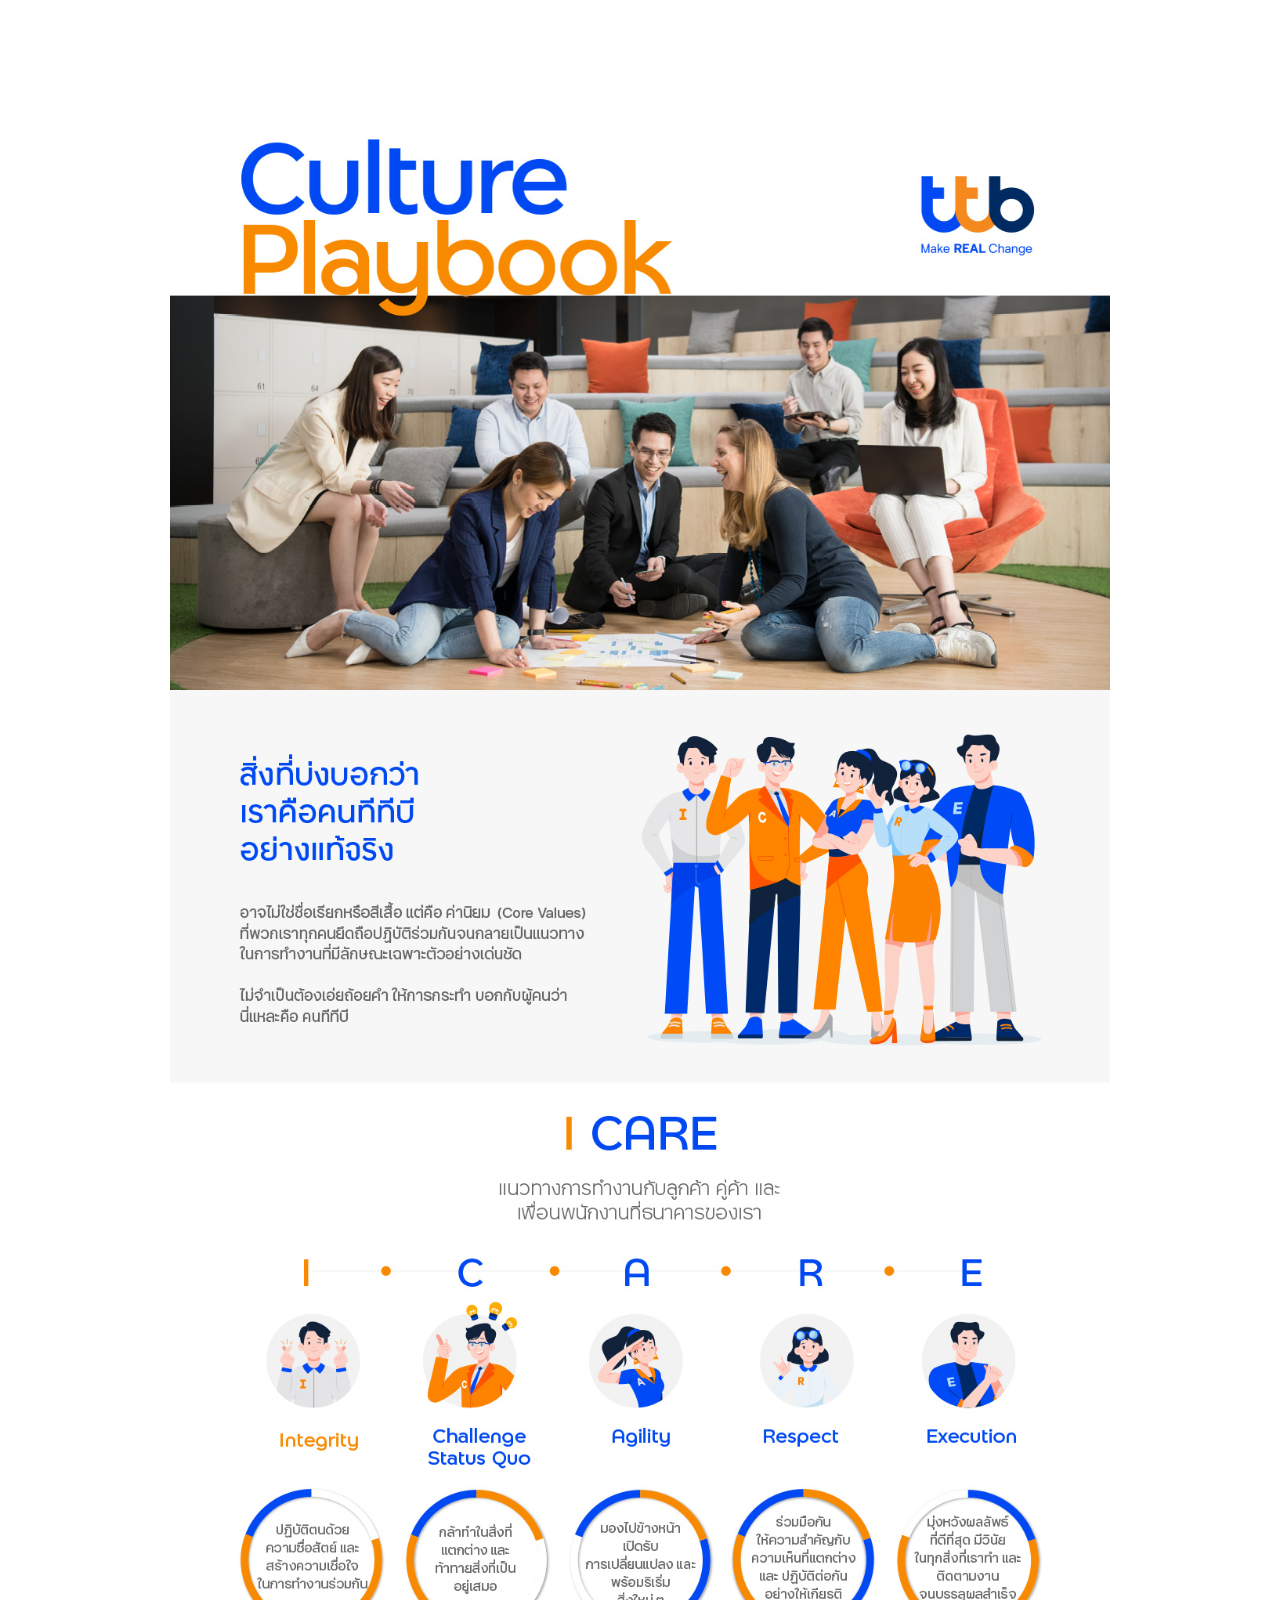
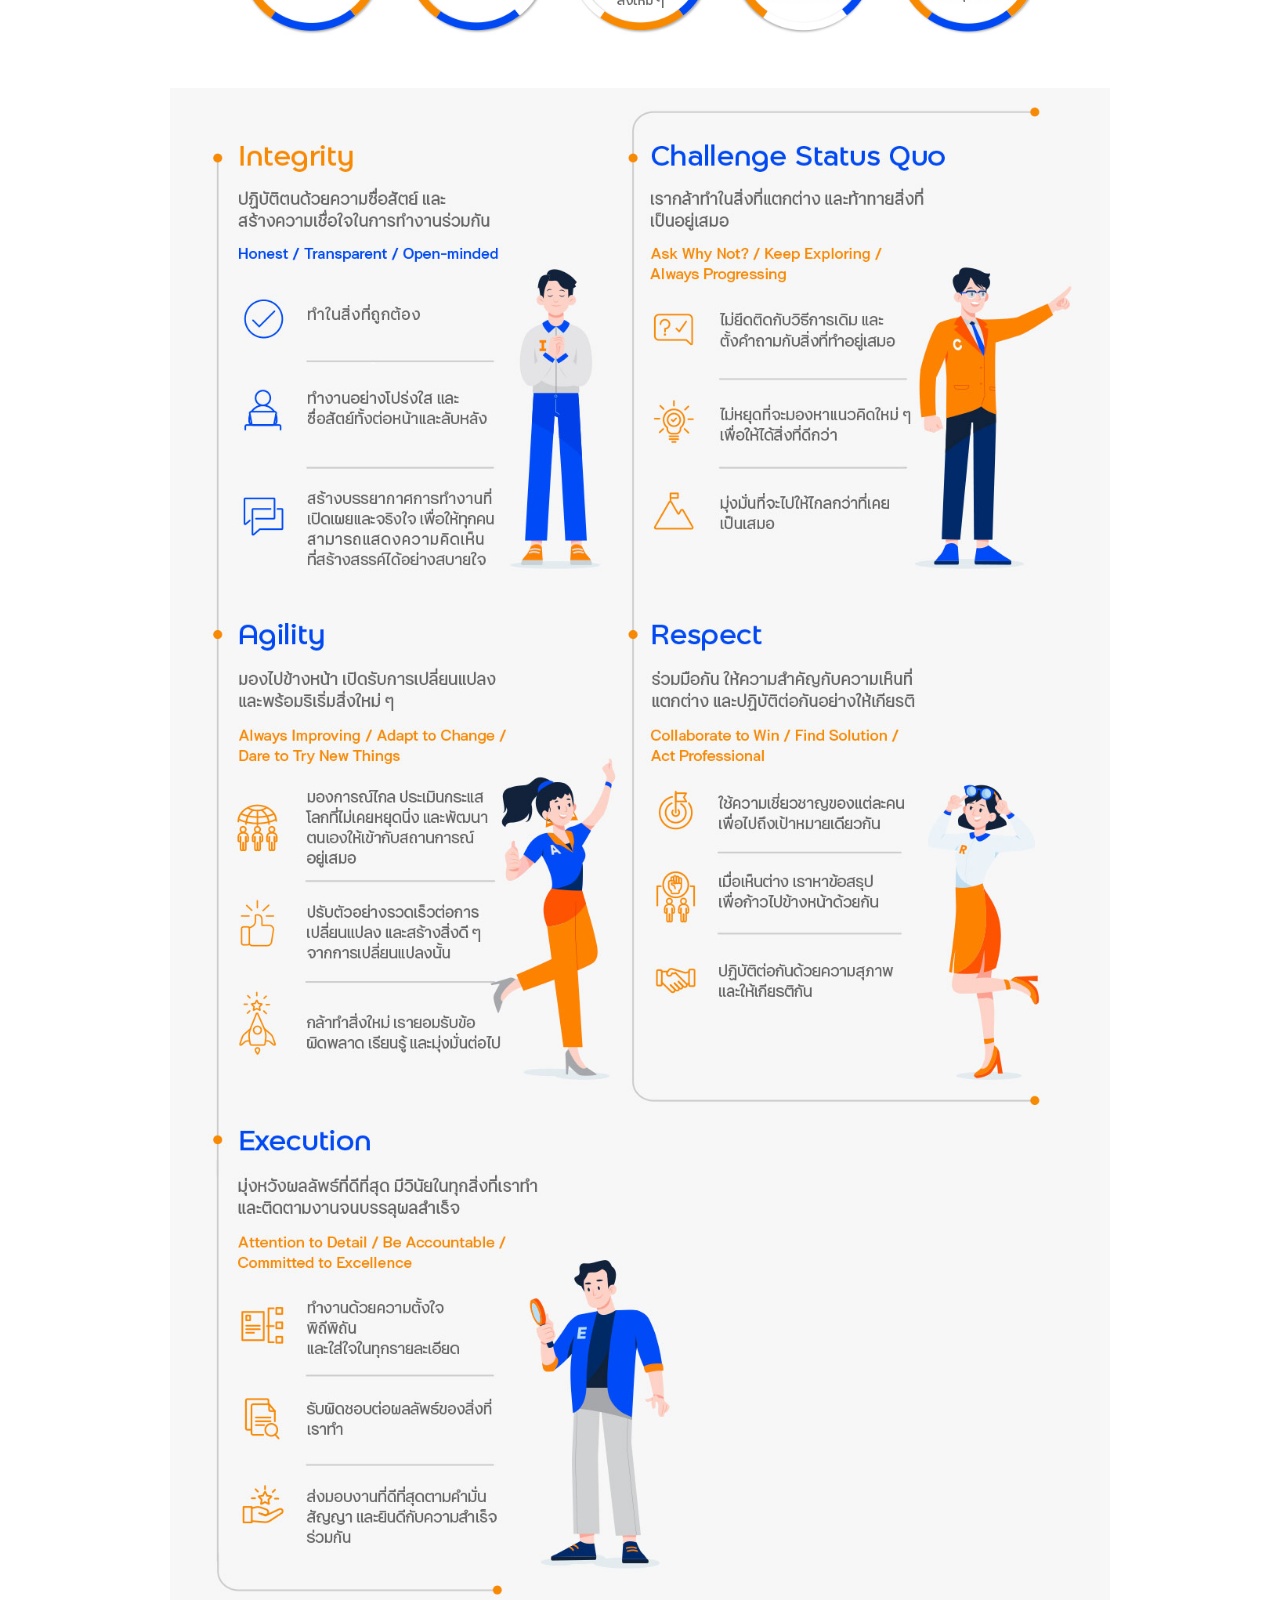
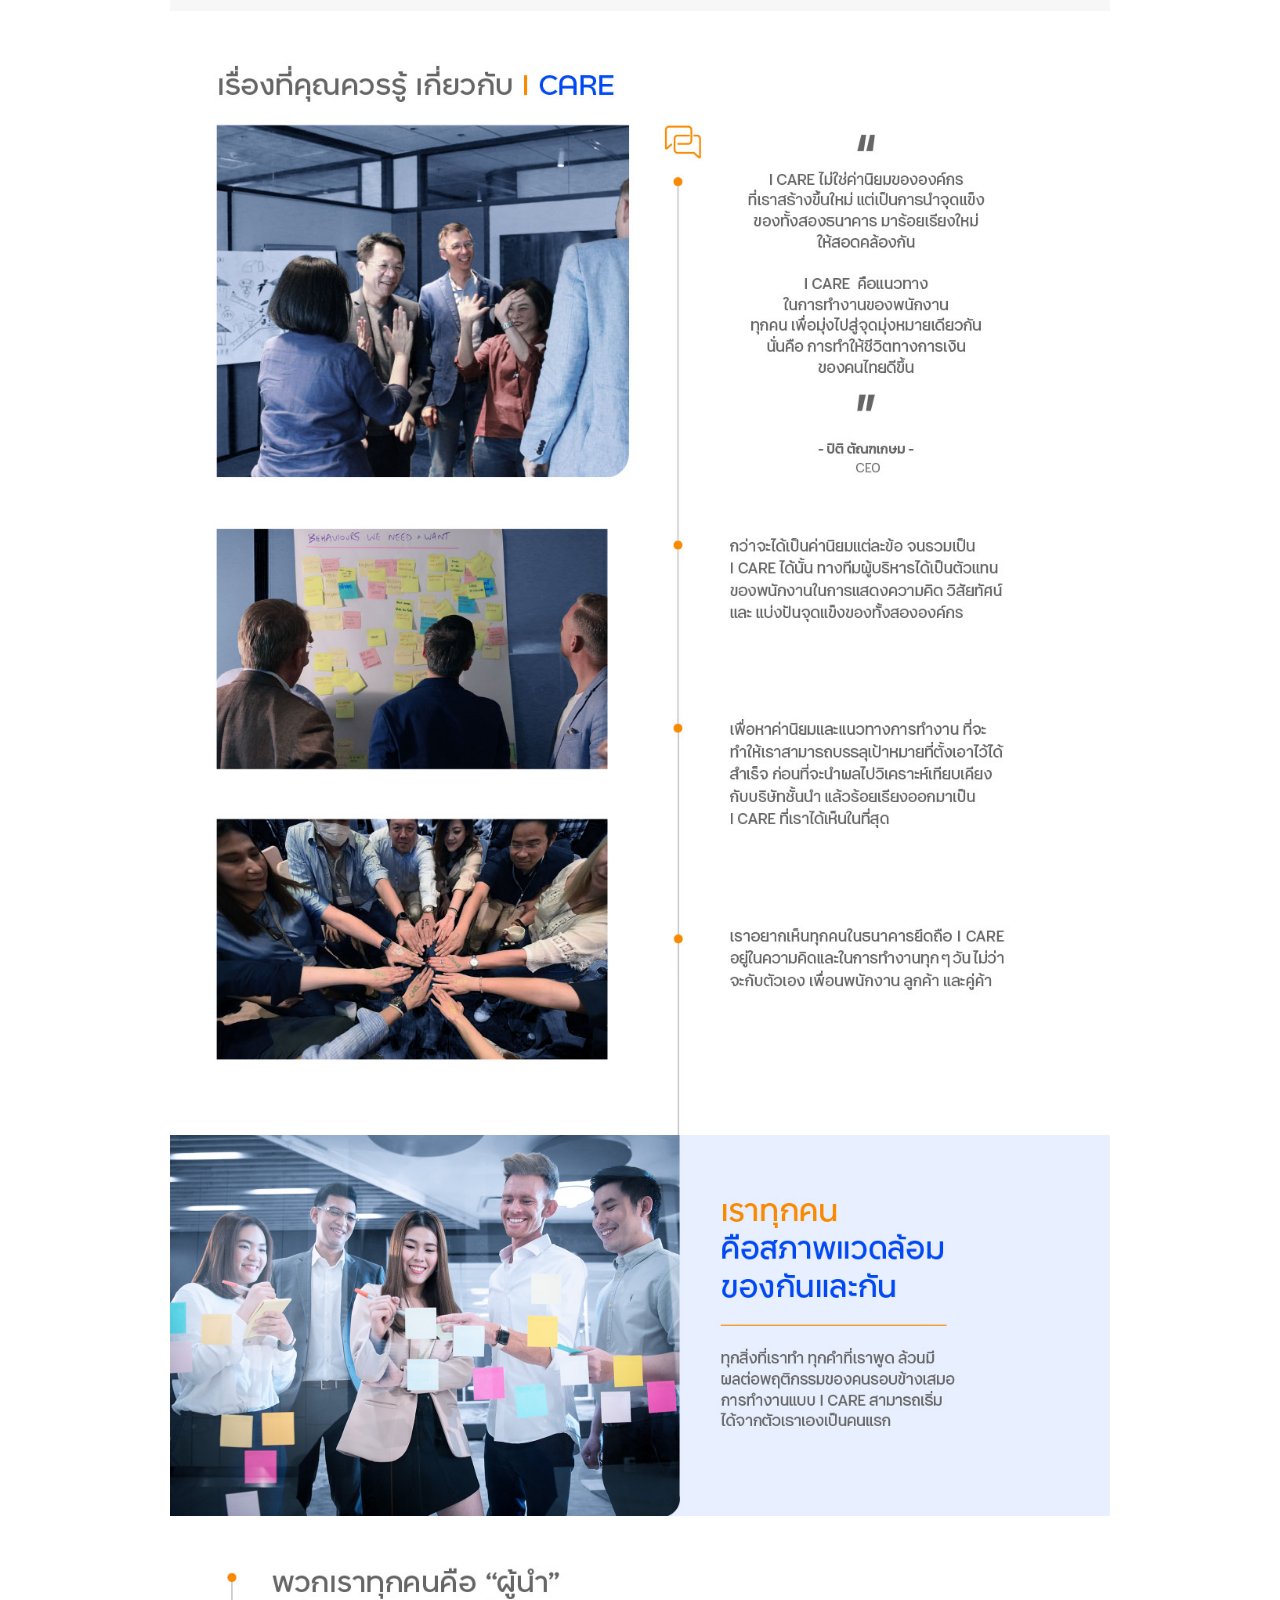
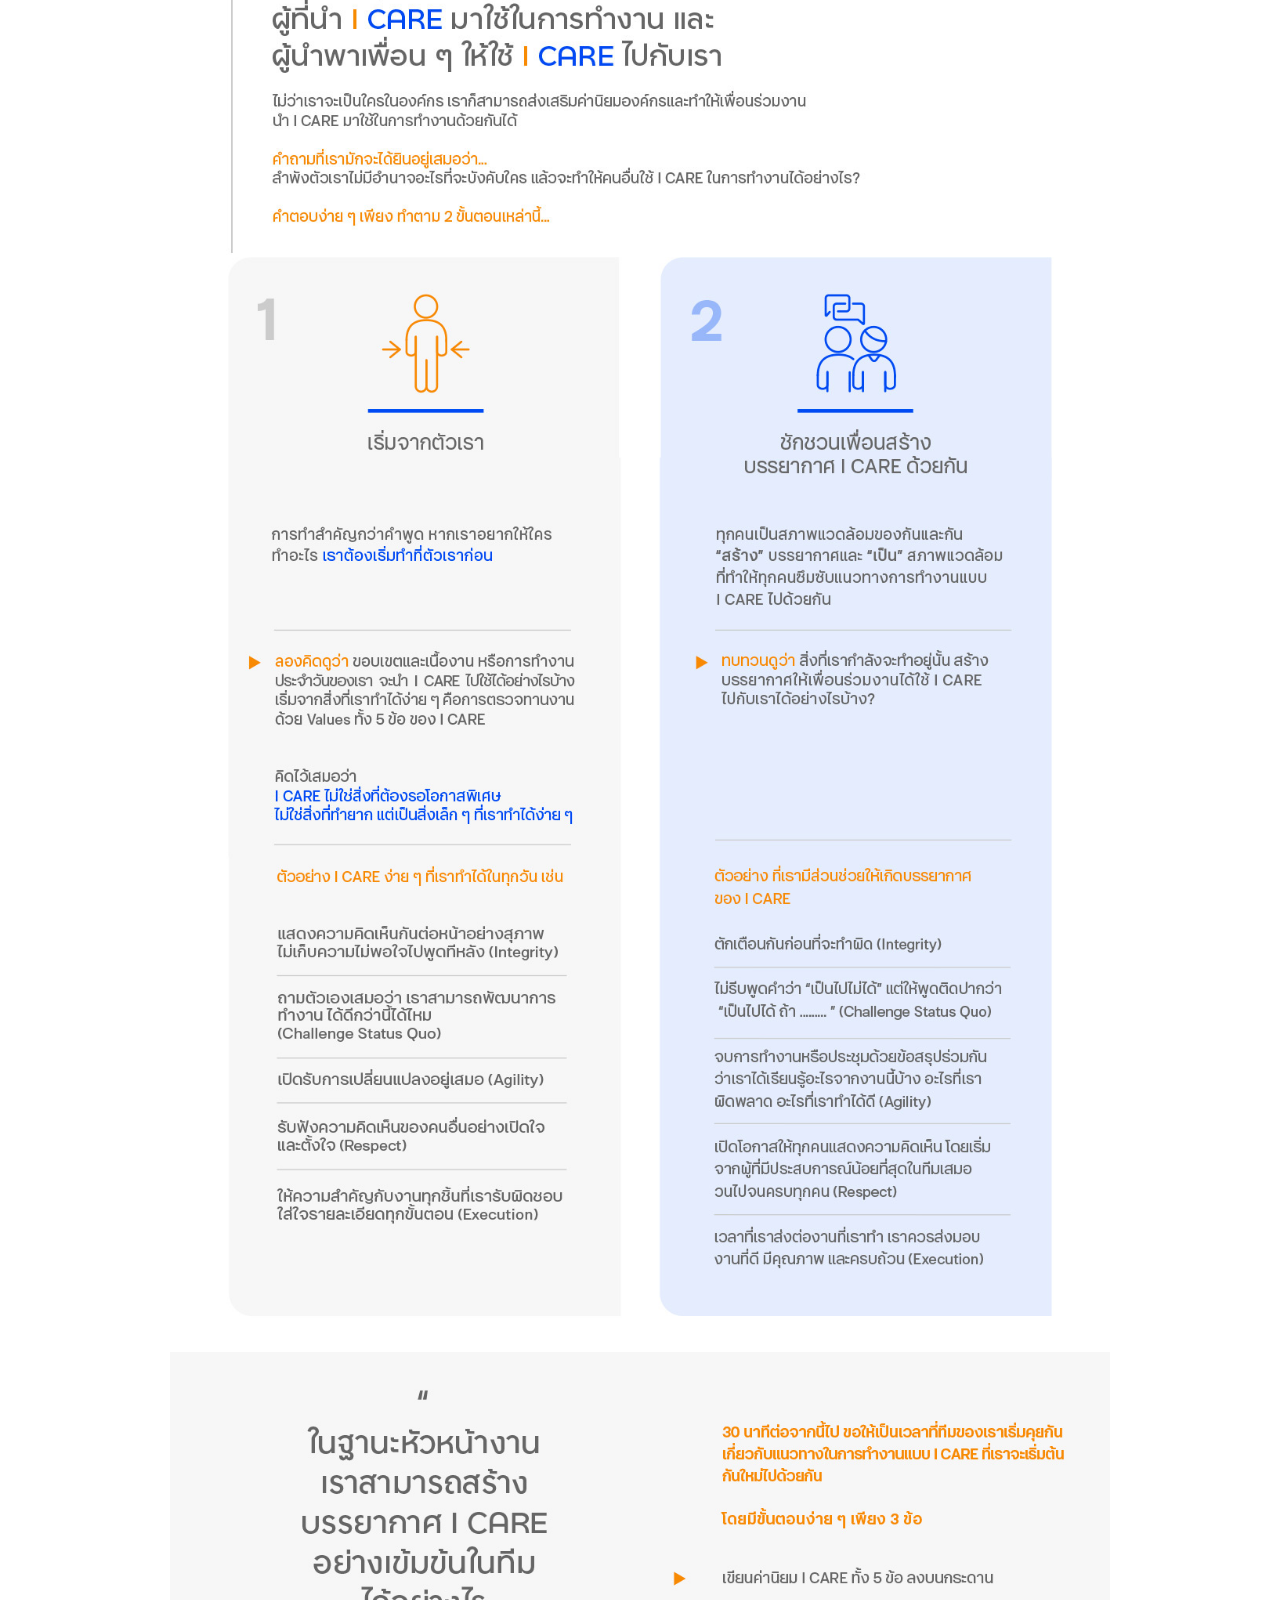
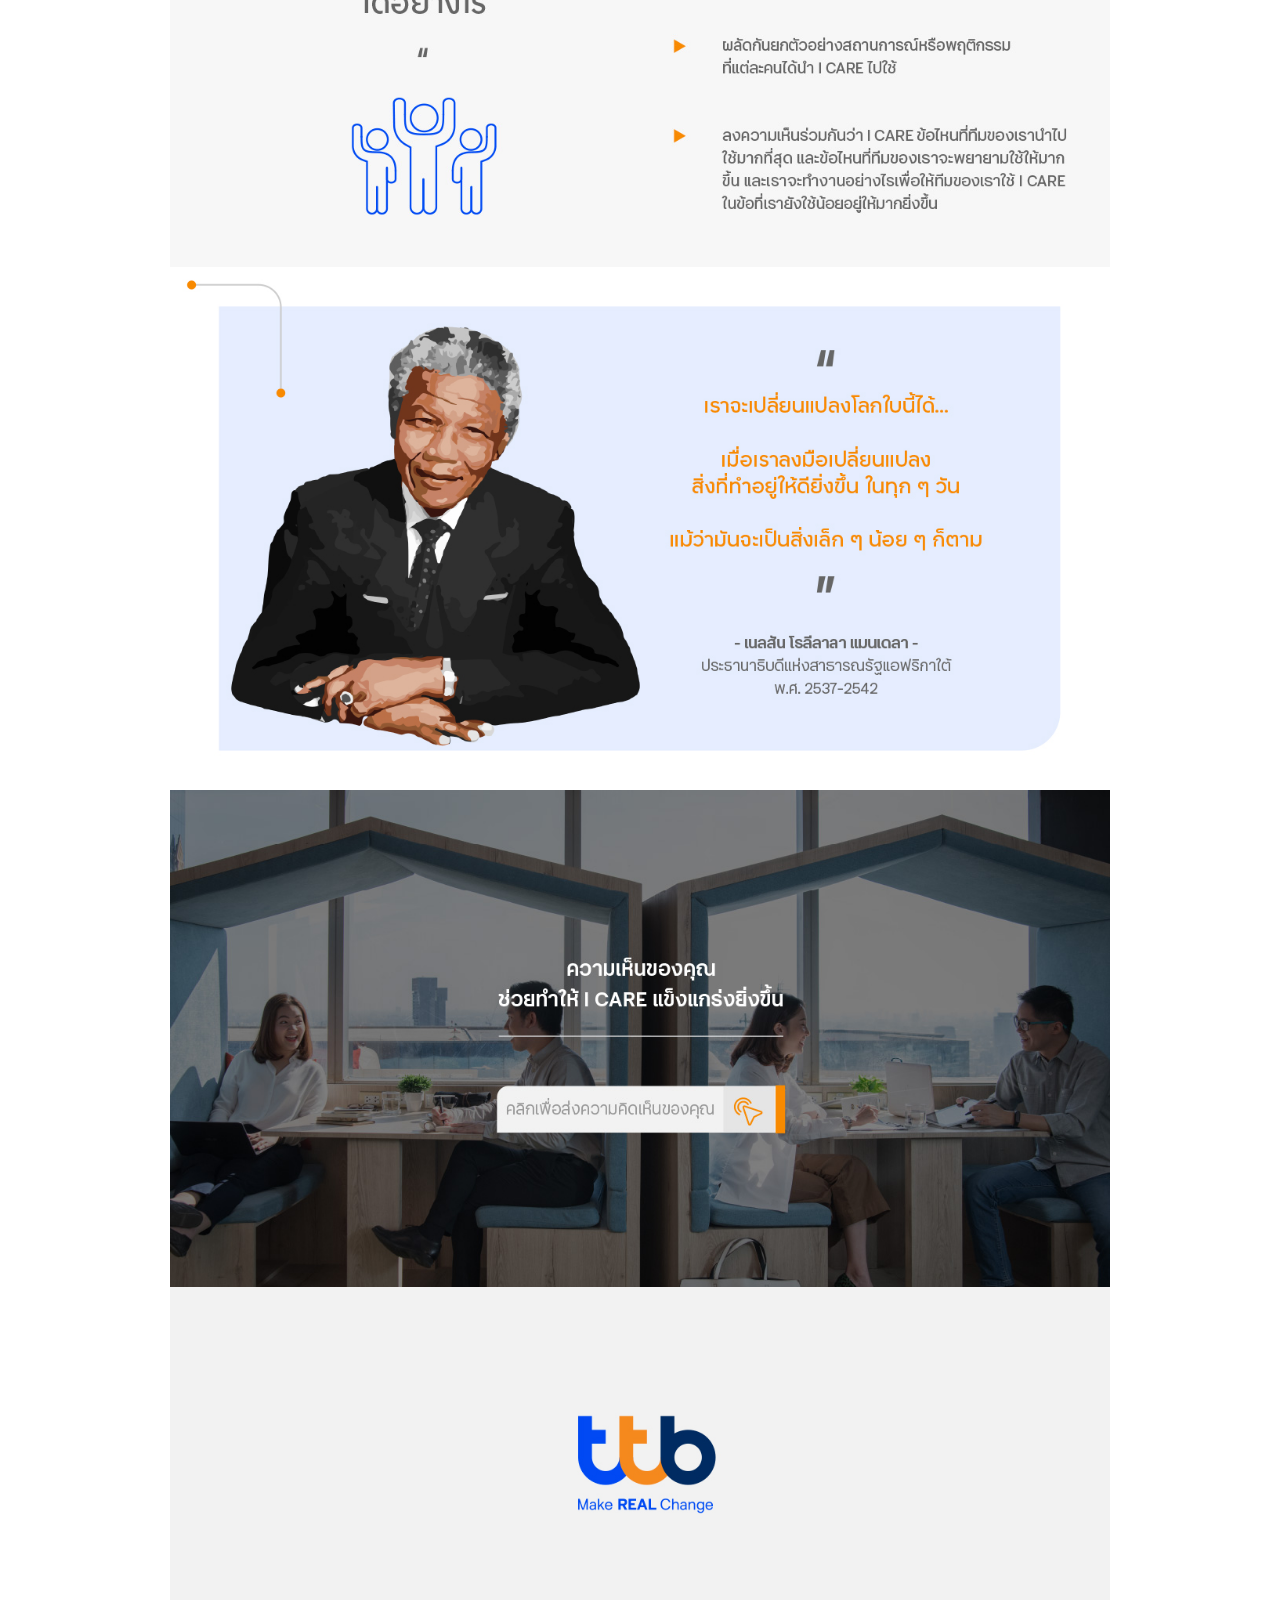
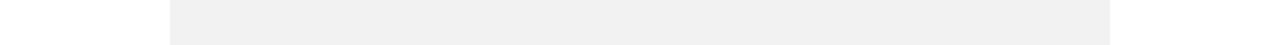
<file: index.html>
<!DOCTYPE html><!--  This site was created in Webflow. http://www.webflow.com  -->
<!--  Last Published: Mon May 17 2021 07:30:22 GMT+0000 (Coordinated Universal Time)  -->
<html data-wf-page="5f50a6f4f53b322ae721d158" data-wf-site="5f47751fd2e4e64042e9d66f">
<head>
  <!-- Google Tag Manager -->
  <script>(function(w,d,s,l,i){w[l]=w[l]||[];w[l].push({'gtm.start':
  new Date().getTime(),event:'gtm.js'});var f=d.getElementsByTagName(s)[0],
  j=d.createElement(s),dl=l!='dataLayer'?'&l='+l:'';j.async=true;j.src=
  'https://www.googletagmanager.com/gtm.js?id='+i+dl;f.parentNode.insertBefore(j,f);
  })(window,document,'script','dataLayer','GTM-PW7HPDW');</script>
  <!-- End Google Tag Manager -->
  <meta charset="utf-8">
  <title>Culture Playbook</title>
  <meta content="สิ่งที่บ่งบอกว่า เราคือคนทีทีบี อย่างแท้จริง" name="description">
  <meta content="Culture Playbook" property="og:title">
  <meta content="สิ่งที่บ่งบอกว่า เราคือคนทีทีบี อย่างแท้จริง" property="og:description">
  <meta content="images/1-ttb_Cover-CulturePlaybook.jpg" property="og:image">
  <meta content="Culture Playbook" property="twitter:title">
  <meta content="สิ่งที่บ่งบอกว่า เราคือคนทีทีบี อย่างแท้จริง" property="twitter:description">
  <meta content="images/1-ttb_Cover-CulturePlaybook.jpg" property="twitter:image">
  <meta property="og:type" content="website">
  <meta content="summary_large_image" name="twitter:card">
  <meta content="width=device-width, initial-scale=1" name="viewport">
  <meta content="Webflow" name="generator">
  <link href="css/normalize.css" rel="stylesheet" type="text/css">
  <link href="css/webflow.css" rel="stylesheet" type="text/css">
  <link href="css/tmb-culture-playbook.webflow.css" rel="stylesheet" type="text/css">
  <!-- [if lt IE 9]><script src="https://cdnjs.cloudflare.com/ajax/libs/html5shiv/3.7.3/html5shiv.min.js" type="text/javascript"></script><![endif] -->
  <script type="text/javascript">!function(o,c){var n=c.documentElement,t=" w-mod-";n.className+=t+"js",("ontouchstart"in o||o.DocumentTouch&&c instanceof DocumentTouch)&&(n.className+=t+"touch")}(window,document);</script>
  <link href="images/favicon.png" rel="shortcut icon" type="image/x-icon">
  <link href="images/webclip.png" rel="apple-touch-icon">
</head>
<body>
  <noscript><iframe src="https://www.googletagmanager.com/ns.html?id=GTM-PW7HPDW"
  height="0" width="0" style="display:none;visibility:hidden"></iframe></noscript>
  <div style="display: none;"><p id="isLoggedIn"></p><p id="userId"></p><p id="pictureUrl"></p><p id="displayName"></p></div>
  <div class="culture-playbook-section">
    <div class="culture-playbook-container w-container">
      <div class="img-hero"><img src="images/1-ttb_Cover-CulturePlaybook.jpg" loading="lazy" sizes="(max-width: 767px) 100vw, (max-width: 991px) 728px, 940px" srcset="images/1-ttb_Cover-CulturePlaybook.jpg 1080w, images/1-ttb_Cover-CulturePlaybook.jpg 1200w" alt=""></div>
    </div>
    <div class="culture-playbook-container w-container">
      <div class="img-hero"><img src="images/2-ttb_ICARE-CulturePlaybook.jpg" loading="lazy" sizes="(max-width: 767px) 100vw, (max-width: 991px) 728px, 940px" srcset="images/2-ttb_ICARE-CulturePlaybook.jpg 500w, images/2-ttb_ICARE-CulturePlaybook.jpg 1080w, images/2-ttb_ICARE-CulturePlaybook.jpg 1200w" alt=""></div>
    </div>
    <div class="culture-playbook-container w-container">
      <div class="img-hero"><img src="images/3-ttb_ICARE.jpg" loading="lazy" sizes="(max-width: 767px) 100vw, (max-width: 991px) 728px, 940px" srcset="images/3-ttb_ICARE.jpg 1080w, images/3-ttb_ICARE.jpg 1200w" alt=""></div>
    </div>
    <div class="culture-playbook-container w-container">
      <div class="img-hero"><img src="images/4-ttb_ICARE-Introduce.jpg" loading="lazy" sizes="(max-width: 767px) 100vw, (max-width: 991px) 728px, 940px" srcset="images/4-ttb_ICARE-Introduce.jpg 500w, images/4-ttb_ICARE-Introduce.jpg 800w, images/4-ttb_ICARE-Introduce.jpg 1080w, images/4-ttb_ICARE-Introduce.jpg 1200w" alt=""></div>
    </div>
    <div class="culture-playbook-container w-container">
      <div class="img-hero"><img src="images/5-ttb_ICARE-About.jpg" loading="lazy" sizes="(max-width: 767px) 100vw, (max-width: 991px) 728px, 940px" srcset="images/5-ttb_ICARE-About.jpg 500w, images/5-ttb_ICARE-About.jpg 800w, images/5-ttb_ICARE-About.jpg 1080w, images/5-ttb_ICARE-About.jpg 1200w" alt=""></div>
    </div>
    <div class="culture-playbook-container w-container">
      <div class="img-hero"><img src="images/6-ttb_ICARE-Everybody.jpg" loading="lazy" sizes="(max-width: 767px) 100vw, (max-width: 991px) 728px, 940px" srcset="images/6-ttb_ICARE-Everybody.jpg 500w, images/6-ttb_ICARE-Everybody.jpg 1080w, images/6-ttb_ICARE-Everybody.jpg 1200w" alt=""></div>
    </div>
    <div class="culture-playbook-container w-container">
      <div class="img-hero"><img src="images/7-ttb_ICARE-Leader.jpg" loading="lazy" sizes="(max-width: 767px) 100vw, (max-width: 991px) 728px, 940px" srcset="images/7-ttb_ICARE-Leader.jpg 500w, images/7-ttb_ICARE-Leader.jpg 1080w, images/7-ttb_ICARE-Leader.jpg 1200w" alt=""></div>
    </div>
    <div class="culture-playbook-container w-container">
      <div class="img-hero"><img src="images/8-ttb_ICARE-Leader-Detail.jpg" loading="lazy" sizes="(max-width: 767px) 100vw, (max-width: 991px) 728px, 940px" srcset="images/8-ttb_ICARE-Leader-Detail.jpg 500w, images/8-ttb_ICARE-Leader-Detail.jpg 800w, images/8-ttb_ICARE-Leader-Detail.jpg 1080w, images/8-ttb_ICARE-Leader-Detail.jpg 1200w" alt=""></div>
    </div>
    <div class="culture-playbook-container w-container">
      <div class="img-hero"><img src="images/9-ttb_ICARE-Team.jpg" loading="lazy" sizes="(max-width: 767px) 100vw, (max-width: 991px) 728px, 940px" srcset="images/9-ttb_ICARE-Team.jpg 800w, images/9-ttb_ICARE-Team.jpg 1080w, images/9-ttb_ICARE-Team.jpg 1200w" alt=""></div>
    </div>
    <div class="culture-playbook-container w-container">
      <div class="img-hero"><img src="images/10-ttb_Nalson.jpg" loading="lazy" sizes="(max-width: 767px) 100vw, (max-width: 991px) 728px, 940px" srcset="images/10-ttb_Nalson.jpg 800w, images/10-ttb_Nalson.jpg 1080w, images/10-ttb_Nalson.jpg 1200w" alt=""></div>
    </div>
    <div class="culture-playbook-container w-container">
      <div class="img-hero two"><img src="images/11-ttb_ICARE-Share.jpg" loading="lazy" sizes="(max-width: 767px) 100vw, (max-width: 991px) 728px, 940px" srcset="images/11-ttb_ICARE-Share.jpg 800w, images/11-ttb_ICARE-Share.jpg 1080w, images/11-ttb_ICARE-Share.jpg 1200w" alt="">
        <a href="http://www.google.com" class="click-link-button w-inline-block"></a>
      </div>
    </div>
    <div class="culture-playbook-container w-container">
      <div class="img-hero"><img src="images/12-LOGO-ttb_.jpg" loading="lazy" sizes="(max-width: 767px) 100vw, (max-width: 991px) 728px, 940px" srcset="images/12-LOGO-ttb_.jpg 500w, images/12-LOGO-ttb_.jpg 1080w, images/12-LOGO-ttb_.jpg 1200w" alt=""></div>
    </div>
  </div>
  <script src="https://d3e54v103j8qbb.cloudfront.net/js/jquery-3.5.1.min.dc5e7f18c8.js?site=5f47751fd2e4e64042e9d66f" type="text/javascript" integrity="sha256-9/aliU8dGd2tb6OSsuzixeV4y/faTqgFtohetphbbj0=" crossorigin="anonymous"></script>
  <script src="js/webflow.js" type="text/javascript"></script>
  <!-- [if lte IE 9]><script src="https://cdnjs.cloudflare.com/ajax/libs/placeholders/3.0.2/placeholders.min.js"></script><![endif] -->
</body>
</html>
</file>
<file: css/webflow.css>
@font-face {
  font-family: 'webflow-icons';
  src: url("[data-uri]") format('truetype');
  font-weight: normal;
  font-style: normal;
}
[class^="w-icon-"],
[class*=" w-icon-"] {
  /* use !important to prevent issues with browser extensions that change fonts */
  font-family: 'webflow-icons' !important;
  speak: none;
  font-style: normal;
  font-weight: normal;
  font-variant: normal;
  text-transform: none;
  line-height: 1;
  /* Better Font Rendering =========== */
  -webkit-font-smoothing: antialiased;
  -moz-osx-font-smoothing: grayscale;
}
.w-icon-slider-right:before {
  content: "\e600";
}
.w-icon-slider-left:before {
  content: "\e601";
}
.w-icon-nav-menu:before {
  content: "\e602";
}
.w-icon-arrow-down:before,
.w-icon-dropdown-toggle:before {
  content: "\e603";
}
.w-icon-file-upload-remove:before {
  content: "\e900";
}
.w-icon-file-upload-icon:before {
  content: "\e903";
}
* {
  -webkit-box-sizing: border-box;
  -moz-box-sizing: border-box;
  box-sizing: border-box;
}
html {
  height: 100%;
}
body {
  margin: 0;
  min-height: 100%;
  background-color: #fff;
  font-family: Arial, sans-serif;
  font-size: 14px;
  line-height: 20px;
  color: #333;
}
img {
  max-width: 100%;
  vertical-align: middle;
  display: inline-block;
}
html.w-mod-touch * {
  background-attachment: scroll !important;
}
.w-block {
  display: block;
}
.w-inline-block {
  max-width: 100%;
  display: inline-block;
}
.w-clearfix:before,
.w-clearfix:after {
  content: " ";
  display: table;
  grid-column-start: 1;
  grid-row-start: 1;
  grid-column-end: 2;
  grid-row-end: 2;
}
.w-clearfix:after {
  clear: both;
}
.w-hidden {
  display: none;
}
.w-button {
  display: inline-block;
  padding: 9px 15px;
  background-color: #3898EC;
  color: white;
  border: 0;
  line-height: inherit;
  text-decoration: none;
  cursor: pointer;
  border-radius: 0;
}
input.w-button {
  -webkit-appearance: button;
}
html[data-w-dynpage] [data-w-cloak] {
  color: transparent !important;
}
.w-webflow-badge,
.w-webflow-badge * {
  position: static;
  left: auto;
  top: auto;
  right: auto;
  bottom: auto;
  z-index: auto;
  display: block;
  visibility: visible;
  overflow: visible;
  overflow-x: visible;
  overflow-y: visible;
  box-sizing: border-box;
  width: auto;
  height: auto;
  max-height: none;
  max-width: none;
  min-height: 0;
  min-width: 0;
  margin: 0;
  padding: 0;
  float: none;
  clear: none;
  border: 0 none transparent;
  border-radius: 0;
  background: none;
  background-image: none;
  background-position: 0% 0%;
  background-size: auto auto;
  background-repeat: repeat;
  background-origin: padding-box;
  background-clip: border-box;
  background-attachment: scroll;
  background-color: transparent;
  box-shadow: none;
  opacity: 1.0;
  transform: none;
  transition: none;
  direction: ltr;
  font-family: inherit;
  font-weight: inherit;
  color: inherit;
  font-size: inherit;
  line-height: inherit;
  font-style: inherit;
  font-variant: inherit;
  text-align: inherit;
  letter-spacing: inherit;
  text-decoration: inherit;
  text-indent: 0;
  text-transform: inherit;
  list-style-type: disc;
  text-shadow: none;
  font-smoothing: auto;
  vertical-align: baseline;
  cursor: inherit;
  white-space: inherit;
  word-break: normal;
  word-spacing: normal;
  word-wrap: normal;
}
.w-webflow-badge {
  position: fixed !important;
  display: inline-block !important;
  visibility: visible !important;
  opacity: 1 !important;
  z-index: 2147483647 !important;
  top: auto !important;
  right: 12px !important;
  bottom: 12px !important;
  left: auto !important;
  color: #AAADB0 !important;
  background-color: #fff !important;
  border-radius: 3px !important;
  padding: 6px 8px 6px 6px !important;
  font-size: 12px !important;
  opacity: 1.0 !important;
  line-height: 14px !important;
  text-decoration: none !important;
  transform: none !important;
  margin: 0 !important;
  width: auto !important;
  height: auto !important;
  overflow: visible !important;
  white-space: nowrap;
  box-shadow: 0 0 0 1px rgba(0, 0, 0, 0.1), 0px 1px 3px rgba(0, 0, 0, 0.1);
  cursor: pointer;
}
.w-webflow-badge > img {
  display: inline-block !important;
  visibility: visible !important;
  opacity: 1 !important;
  vertical-align: middle !important;
}
h1,
h2,
h3,
h4,
h5,
h6 {
  font-weight: bold;
  margin-bottom: 10px;
}
h1 {
  font-size: 38px;
  line-height: 44px;
  margin-top: 20px;
}
h2 {
  font-size: 32px;
  line-height: 36px;
  margin-top: 20px;
}
h3 {
  font-size: 24px;
  line-height: 30px;
  margin-top: 20px;
}
h4 {
  font-size: 18px;
  line-height: 24px;
  margin-top: 10px;
}
h5 {
  font-size: 14px;
  line-height: 20px;
  margin-top: 10px;
}
h6 {
  font-size: 12px;
  line-height: 18px;
  margin-top: 10px;
}
p {
  margin-top: 0;
  margin-bottom: 10px;
}
blockquote {
  margin: 0 0 10px 0;
  padding: 10px 20px;
  border-left: 5px solid #E2E2E2;
  font-size: 18px;
  line-height: 22px;
}
figure {
  margin: 0;
  margin-bottom: 10px;
}
figcaption {
  margin-top: 5px;
  text-align: center;
}
ul,
ol {
  margin-top: 0px;
  margin-bottom: 10px;
  padding-left: 40px;
}
.w-list-unstyled {
  padding-left: 0;
  list-style: none;
}
.w-embed:before,
.w-embed:after {
  content: " ";
  display: table;
  grid-column-start: 1;
  grid-row-start: 1;
  grid-column-end: 2;
  grid-row-end: 2;
}
.w-embed:after {
  clear: both;
}
.w-video {
  width: 100%;
  position: relative;
  padding: 0;
}
.w-video iframe,
.w-video object,
.w-video embed {
  position: absolute;
  top: 0;
  left: 0;
  width: 100%;
  height: 100%;
}
fieldset {
  padding: 0;
  margin: 0;
  border: 0;
}
button,
html input[type="button"],
input[type="reset"] {
  border: 0;
  cursor: pointer;
  -webkit-appearance: button;
}
.w-form {
  margin: 0 0 15px;
}
.w-form-done {
  display: none;
  padding: 20px;
  text-align: center;
  background-color: #dddddd;
}
.w-form-fail {
  display: none;
  margin-top: 10px;
  padding: 10px;
  background-color: #ffdede;
}
label {
  display: block;
  margin-bottom: 5px;
  font-weight: bold;
}
.w-input,
.w-select {
  display: block;
  width: 100%;
  height: 38px;
  padding: 8px 12px;
  margin-bottom: 10px;
  font-size: 14px;
  line-height: 1.428571429;
  color: #333333;
  vertical-align: middle;
  background-color: #ffffff;
  border: 1px solid #cccccc;
}
.w-input:-moz-placeholder,
.w-select:-moz-placeholder {
  color: #999;
}
.w-input::-moz-placeholder,
.w-select::-moz-placeholder {
  color: #999;
  opacity: 1;
}
.w-input:-ms-input-placeholder,
.w-select:-ms-input-placeholder {
  color: #999;
}
.w-input::-webkit-input-placeholder,
.w-select::-webkit-input-placeholder {
  color: #999;
}
.w-input:focus,
.w-select:focus {
  border-color: #3898EC;
  outline: 0;
}
.w-input[disabled],
.w-select[disabled],
.w-input[readonly],
.w-select[readonly],
fieldset[disabled] .w-input,
fieldset[disabled] .w-select {
  cursor: not-allowed;
  background-color: #eeeeee;
}
textarea.w-input,
textarea.w-select {
  height: auto;
}
.w-select {
  background-color: #f3f3f3;
}
.w-select[multiple] {
  height: auto;
}
.w-form-label {
  display: inline-block;
  cursor: pointer;
  font-weight: normal;
  margin-bottom: 0px;
}
.w-radio {
  display: block;
  margin-bottom: 5px;
  padding-left: 20px;
}
.w-radio:before,
.w-radio:after {
  content: " ";
  display: table;
  grid-column-start: 1;
  grid-row-start: 1;
  grid-column-end: 2;
  grid-row-end: 2;
}
.w-radio:after {
  clear: both;
}
.w-radio-input {
  margin: 4px 0 0;
  margin-top: 1px \9;
  line-height: normal;
  float: left;
  margin-left: -20px;
}
.w-radio-input {
  margin-top: 3px;
}
.w-file-upload {
  display: block;
  margin-bottom: 10px;
}
.w-file-upload-input {
  width: 0.1px;
  height: 0.1px;
  opacity: 0;
  overflow: hidden;
  position: absolute;
  z-index: -100;
}
.w-file-upload-default,
.w-file-upload-uploading,
.w-file-upload-success {
  display: inline-block;
  color: #333333;
}
.w-file-upload-error {
  display: block;
  margin-top: 10px;
}
.w-file-upload-default.w-hidden,
.w-file-upload-uploading.w-hidden,
.w-file-upload-error.w-hidden,
.w-file-upload-success.w-hidden {
  display: none;
}
.w-file-upload-uploading-btn {
  display: flex;
  font-size: 14px;
  font-weight: normal;
  cursor: pointer;
  margin: 0;
  padding: 8px 12px;
  border: 1px solid #cccccc;
  background-color: #fafafa;
}
.w-file-upload-file {
  display: flex;
  flex-grow: 1;
  justify-content: space-between;
  margin: 0;
  padding: 8px 9px 8px 11px;
  border: 1px solid #cccccc;
  background-color: #fafafa;
}
.w-file-upload-file-name {
  font-size: 14px;
  font-weight: normal;
  display: block;
}
.w-file-remove-link {
  margin-top: 3px;
  margin-left: 10px;
  width: auto;
  height: auto;
  padding: 3px;
  display: block;
  cursor: pointer;
}
.w-icon-file-upload-remove {
  margin: auto;
  font-size: 10px;
}
.w-file-upload-error-msg {
  display: inline-block;
  color: #ea384c;
  padding: 2px 0;
}
.w-file-upload-info {
  display: inline-block;
  line-height: 38px;
  padding: 0 12px;
}
.w-file-upload-label {
  display: inline-block;
  font-size: 14px;
  font-weight: normal;
  cursor: pointer;
  margin: 0;
  padding: 8px 12px;
  border: 1px solid #cccccc;
  background-color: #fafafa;
}
.w-icon-file-upload-icon,
.w-icon-file-upload-uploading {
  display: inline-block;
  margin-right: 8px;
  width: 20px;
}
.w-icon-file-upload-uploading {
  height: 20px;
}
.w-container {
  margin-left: auto;
  margin-right: auto;
  max-width: 940px;
}
.w-container:before,
.w-container:after {
  content: " ";
  display: table;
  grid-column-start: 1;
  grid-row-start: 1;
  grid-column-end: 2;
  grid-row-end: 2;
}
.w-container:after {
  clear: both;
}
.w-container .w-row {
  margin-left: -10px;
  margin-right: -10px;
}
.w-row:before,
.w-row:after {
  content: " ";
  display: table;
  grid-column-start: 1;
  grid-row-start: 1;
  grid-column-end: 2;
  grid-row-end: 2;
}
.w-row:after {
  clear: both;
}
.w-row .w-row {
  margin-left: 0;
  margin-right: 0;
}
.w-col {
  position: relative;
  float: left;
  width: 100%;
  min-height: 1px;
  padding-left: 10px;
  padding-right: 10px;
}
.w-col .w-col {
  padding-left: 0;
  padding-right: 0;
}
.w-col-1 {
  width: 8.33333333%;
}
.w-col-2 {
  width: 16.66666667%;
}
.w-col-3 {
  width: 25%;
}
.w-col-4 {
  width: 33.33333333%;
}
.w-col-5 {
  width: 41.66666667%;
}
.w-col-6 {
  width: 50%;
}
.w-col-7 {
  width: 58.33333333%;
}
.w-col-8 {
  width: 66.66666667%;
}
.w-col-9 {
  width: 75%;
}
.w-col-10 {
  width: 83.33333333%;
}
.w-col-11 {
  width: 91.66666667%;
}
.w-col-12 {
  width: 100%;
}
.w-hidden-main {
  display: none !important;
}
@media screen and (max-width: 991px) {
  .w-container {
    max-width: 728px;
  }
  .w-hidden-main {
    display: inherit !important;
  }
  .w-hidden-medium {
    display: none !important;
  }
  .w-col-medium-1 {
    width: 8.33333333%;
  }
  .w-col-medium-2 {
    width: 16.66666667%;
  }
  .w-col-medium-3 {
    width: 25%;
  }
  .w-col-medium-4 {
    width: 33.33333333%;
  }
  .w-col-medium-5 {
    width: 41.66666667%;
  }
  .w-col-medium-6 {
    width: 50%;
  }
  .w-col-medium-7 {
    width: 58.33333333%;
  }
  .w-col-medium-8 {
    width: 66.66666667%;
  }
  .w-col-medium-9 {
    width: 75%;
  }
  .w-col-medium-10 {
    width: 83.33333333%;
  }
  .w-col-medium-11 {
    width: 91.66666667%;
  }
  .w-col-medium-12 {
    width: 100%;
  }
  .w-col-stack {
    width: 100%;
    left: auto;
    right: auto;
  }
}
@media screen and (max-width: 767px) {
  .w-hidden-main {
    display: inherit !important;
  }
  .w-hidden-medium {
    display: inherit !important;
  }
  .w-hidden-small {
    display: none !important;
  }
  .w-row,
  .w-container .w-row {
    margin-left: 0;
    margin-right: 0;
  }
  .w-col {
    width: 100%;
    left: auto;
    right: auto;
  }
  .w-col-small-1 {
    width: 8.33333333%;
  }
  .w-col-small-2 {
    width: 16.66666667%;
  }
  .w-col-small-3 {
    width: 25%;
  }
  .w-col-small-4 {
    width: 33.33333333%;
  }
  .w-col-small-5 {
    width: 41.66666667%;
  }
  .w-col-small-6 {
    width: 50%;
  }
  .w-col-small-7 {
    width: 58.33333333%;
  }
  .w-col-small-8 {
    width: 66.66666667%;
  }
  .w-col-small-9 {
    width: 75%;
  }
  .w-col-small-10 {
    width: 83.33333333%;
  }
  .w-col-small-11 {
    width: 91.66666667%;
  }
  .w-col-small-12 {
    width: 100%;
  }
}
@media screen and (max-width: 479px) {
  .w-container {
    max-width: none;
  }
  .w-hidden-main {
    display: inherit !important;
  }
  .w-hidden-medium {
    display: inherit !important;
  }
  .w-hidden-small {
    display: inherit !important;
  }
  .w-hidden-tiny {
    display: none !important;
  }
  .w-col {
    width: 100%;
  }
  .w-col-tiny-1 {
    width: 8.33333333%;
  }
  .w-col-tiny-2 {
    width: 16.66666667%;
  }
  .w-col-tiny-3 {
    width: 25%;
  }
  .w-col-tiny-4 {
    width: 33.33333333%;
  }
  .w-col-tiny-5 {
    width: 41.66666667%;
  }
  .w-col-tiny-6 {
    width: 50%;
  }
  .w-col-tiny-7 {
    width: 58.33333333%;
  }
  .w-col-tiny-8 {
    width: 66.66666667%;
  }
  .w-col-tiny-9 {
    width: 75%;
  }
  .w-col-tiny-10 {
    width: 83.33333333%;
  }
  .w-col-tiny-11 {
    width: 91.66666667%;
  }
  .w-col-tiny-12 {
    width: 100%;
  }
}
.w-widget {
  position: relative;
}
.w-widget-map {
  width: 100%;
  height: 400px;
}
.w-widget-map label {
  width: auto;
  display: inline;
}
.w-widget-map img {
  max-width: inherit;
}
.w-widget-map .gm-style-iw {
  text-align: center;
}
.w-widget-map .gm-style-iw > button {
  display: none !important;
}
.w-widget-twitter {
  overflow: hidden;
}
.w-widget-twitter-count-shim {
  display: inline-block;
  vertical-align: top;
  position: relative;
  width: 28px;
  height: 20px;
  text-align: center;
  background: white;
  border: #758696 solid 1px;
  border-radius: 3px;
}
.w-widget-twitter-count-shim * {
  pointer-events: none;
  -webkit-user-select: none;
  -moz-user-select: none;
  -ms-user-select: none;
  user-select: none;
}
.w-widget-twitter-count-shim .w-widget-twitter-count-inner {
  position: relative;
  font-size: 15px;
  line-height: 12px;
  text-align: center;
  color: #999;
  font-family: serif;
}
.w-widget-twitter-count-shim .w-widget-twitter-count-clear {
  position: relative;
  display: block;
}
.w-widget-twitter-count-shim.w--large {
  width: 36px;
  height: 28px;
}
.w-widget-twitter-count-shim.w--large .w-widget-twitter-count-inner {
  font-size: 18px;
  line-height: 18px;
}
.w-widget-twitter-count-shim:not(.w--vertical) {
  margin-left: 5px;
  margin-right: 8px;
}
.w-widget-twitter-count-shim:not(.w--vertical).w--large {
  margin-left: 6px;
}
.w-widget-twitter-count-shim:not(.w--vertical):before,
.w-widget-twitter-count-shim:not(.w--vertical):after {
  top: 50%;
  left: 0;
  border: solid transparent;
  content: " ";
  height: 0;
  width: 0;
  position: absolute;
  pointer-events: none;
}
.w-widget-twitter-count-shim:not(.w--vertical):before {
  border-color: rgba(117, 134, 150, 0);
  border-right-color: #5d6c7b;
  border-width: 4px;
  margin-left: -9px;
  margin-top: -4px;
}
.w-widget-twitter-count-shim:not(.w--vertical).w--large:before {
  border-width: 5px;
  margin-left: -10px;
  margin-top: -5px;
}
.w-widget-twitter-count-shim:not(.w--vertical):after {
  border-color: rgba(255, 255, 255, 0);
  border-right-color: white;
  border-width: 4px;
  margin-left: -8px;
  margin-top: -4px;
}
.w-widget-twitter-count-shim:not(.w--vertical).w--large:after {
  border-width: 5px;
  margin-left: -9px;
  margin-top: -5px;
}
.w-widget-twitter-count-shim.w--vertical {
  width: 61px;
  height: 33px;
  margin-bottom: 8px;
}
.w-widget-twitter-count-shim.w--vertical:before,
.w-widget-twitter-count-shim.w--vertical:after {
  top: 100%;
  left: 50%;
  border: solid transparent;
  content: " ";
  height: 0;
  width: 0;
  position: absolute;
  pointer-events: none;
}
.w-widget-twitter-count-shim.w--vertical:before {
  border-color: rgba(117, 134, 150, 0);
  border-top-color: #5d6c7b;
  border-width: 5px;
  margin-left: -5px;
}
.w-widget-twitter-count-shim.w--vertical:after {
  border-color: rgba(255, 255, 255, 0);
  border-top-color: white;
  border-width: 4px;
  margin-left: -4px;
}
.w-widget-twitter-count-shim.w--vertical .w-widget-twitter-count-inner {
  font-size: 18px;
  line-height: 22px;
}
.w-widget-twitter-count-shim.w--vertical.w--large {
  width: 76px;
}
.w-widget-gplus {
  overflow: hidden;
}
.w-background-video {
  position: relative;
  overflow: hidden;
  height: 500px;
  color: white;
}
.w-background-video > video {
  background-size: cover;
  background-position: 50% 50%;
  position: absolute;
  margin: auto;
  width: 100%;
  height: 100%;
  right: -100%;
  bottom: -100%;
  top: -100%;
  left: -100%;
  object-fit: cover;
  z-index: -100;
}
.w-background-video > video::-webkit-media-controls-start-playback-button {
  display: none !important;
  -webkit-appearance: none;
}
.w-slider {
  position: relative;
  height: 300px;
  text-align: center;
  background: #dddddd;
  clear: both;
  -webkit-tap-highlight-color: rgba(0, 0, 0, 0);
  tap-highlight-color: rgba(0, 0, 0, 0);
}
.w-slider-mask {
  position: relative;
  display: block;
  overflow: hidden;
  z-index: 1;
  left: 0;
  right: 0;
  height: 100%;
  white-space: nowrap;
}
.w-slide {
  position: relative;
  display: inline-block;
  vertical-align: top;
  width: 100%;
  height: 100%;
  white-space: normal;
  text-align: left;
}
.w-slider-nav {
  position: absolute;
  z-index: 2;
  top: auto;
  right: 0;
  bottom: 0;
  left: 0;
  margin: auto;
  padding-top: 10px;
  height: 40px;
  text-align: center;
  -webkit-tap-highlight-color: rgba(0, 0, 0, 0);
  tap-highlight-color: rgba(0, 0, 0, 0);
}
.w-slider-nav.w-round > div {
  border-radius: 100%;
}
.w-slider-nav.w-num > div {
  width: auto;
  height: auto;
  padding: 0.2em 0.5em;
  font-size: inherit;
  line-height: inherit;
}
.w-slider-nav.w-shadow > div {
  box-shadow: 0 0 3px rgba(51, 51, 51, 0.4);
}
.w-slider-nav-invert {
  color: #fff;
}
.w-slider-nav-invert > div {
  background-color: rgba(34, 34, 34, 0.4);
}
.w-slider-nav-invert > div.w-active {
  background-color: #222;
}
.w-slider-dot {
  position: relative;
  display: inline-block;
  width: 1em;
  height: 1em;
  background-color: rgba(255, 255, 255, 0.4);
  cursor: pointer;
  margin: 0 3px 0.5em;
  transition: background-color 100ms, color 100ms;
}
.w-slider-dot.w-active {
  background-color: #fff;
}
.w-slider-dot:focus {
  outline: none;
  box-shadow: 0px 0px 0px 2px #fff;
}
.w-slider-dot:focus.w-active {
  box-shadow: none;
}
.w-slider-arrow-left,
.w-slider-arrow-right {
  position: absolute;
  width: 80px;
  top: 0;
  right: 0;
  bottom: 0;
  left: 0;
  margin: auto;
  cursor: pointer;
  overflow: hidden;
  color: white;
  font-size: 40px;
  -webkit-tap-highlight-color: rgba(0, 0, 0, 0);
  tap-highlight-color: rgba(0, 0, 0, 0);
  -webkit-user-select: none;
  -moz-user-select: none;
  -ms-user-select: none;
  user-select: none;
}
.w-slider-arrow-left [class^="w-icon-"],
.w-slider-arrow-right [class^="w-icon-"],
.w-slider-arrow-left [class*=" w-icon-"],
.w-slider-arrow-right [class*=" w-icon-"] {
  position: absolute;
}
.w-slider-arrow-left:focus,
.w-slider-arrow-right:focus {
  outline: 0;
}
.w-slider-arrow-left {
  z-index: 3;
  right: auto;
}
.w-slider-arrow-right {
  z-index: 4;
  left: auto;
}
.w-icon-slider-left,
.w-icon-slider-right {
  top: 0;
  right: 0;
  bottom: 0;
  left: 0;
  margin: auto;
  width: 1em;
  height: 1em;
}
.w-slider-aria-label {
  border: 0;
  clip: rect(0 0 0 0);
  height: 1px;
  margin: -1px;
  overflow: hidden;
  padding: 0;
  position: absolute;
  width: 1px;
}
.w-dropdown {
  display: inline-block;
  position: relative;
  text-align: left;
  margin-left: auto;
  margin-right: auto;
  z-index: 900;
}
.w-dropdown-btn,
.w-dropdown-toggle,
.w-dropdown-link {
  position: relative;
  vertical-align: top;
  text-decoration: none;
  color: #222222;
  padding: 20px;
  text-align: left;
  margin-left: auto;
  margin-right: auto;
  white-space: nowrap;
}
.w-dropdown-toggle {
  -webkit-user-select: none;
  -moz-user-select: none;
  -ms-user-select: none;
  user-select: none;
  display: inline-block;
  cursor: pointer;
  padding-right: 40px;
}
.w-dropdown-toggle:focus {
  outline: 0;
}
.w-icon-dropdown-toggle {
  position: absolute;
  top: 0;
  right: 0;
  bottom: 0;
  margin: auto;
  margin-right: 20px;
  width: 1em;
  height: 1em;
}
.w-dropdown-list {
  position: absolute;
  background: #dddddd;
  display: none;
  min-width: 100%;
}
.w-dropdown-list.w--open {
  display: block;
}
.w-dropdown-link {
  padding: 10px 20px;
  display: block;
  color: #222222;
}
.w-dropdown-link.w--current {
  color: #0082f3;
}
.w-dropdown-link:focus {
  outline: 0;
}
@media screen and (max-width: 767px) {
  .w-nav-brand {
    padding-left: 10px;
  }
}
/**
 * ## Note
 * Safari (on both iOS and OS X) does not handle viewport units (vh, vw) well.
 * For example percentage units do not work on descendants of elements that
 * have any dimensions expressed in viewport units. It also doesn’t handle them at
 * all in `calc()`.
 */
/**
 * Wrapper around all lightbox elements
 *
 * 1. Since the lightbox can receive focus, IE also gives it an outline.
 * 2. Fixes flickering on Chrome when a transition is in progress
 *    underneath the lightbox.
 */
.w-lightbox-backdrop {
  color: #000;
  cursor: auto;
  font-family: serif;
  font-size: medium;
  font-style: normal;
  font-variant: normal;
  font-weight: normal;
  letter-spacing: normal;
  line-height: normal;
  list-style: disc;
  text-align: start;
  text-indent: 0;
  text-shadow: none;
  text-transform: none;
  visibility: visible;
  white-space: normal;
  word-break: normal;
  word-spacing: normal;
  word-wrap: normal;
  position: fixed;
  top: 0;
  right: 0;
  bottom: 0;
  left: 0;
  color: #fff;
  font-family: "Helvetica Neue", Helvetica, Ubuntu, "Segoe UI", Verdana, sans-serif;
  font-size: 17px;
  line-height: 1.2;
  font-weight: 300;
  text-align: center;
  background: rgba(0, 0, 0, 0.9);
  z-index: 2000;
  outline: 0;
  /* 1 */
  opacity: 0;
  -webkit-user-select: none;
  -moz-user-select: none;
  -ms-user-select: none;
  -webkit-tap-highlight-color: transparent;
  -webkit-transform: translate(0, 0);
  /* 2 */
}
/**
 * Neat trick to bind the rubberband effect to our canvas instead of the whole
 * document on iOS. It also prevents a bug that causes the document underneath to scroll.
 */
.w-lightbox-backdrop,
.w-lightbox-container {
  height: 100%;
  overflow: auto;
  -webkit-overflow-scrolling: touch;
}
.w-lightbox-content {
  position: relative;
  height: 100vh;
  overflow: hidden;
}
.w-lightbox-view {
  position: absolute;
  width: 100vw;
  height: 100vh;
  opacity: 0;
}
.w-lightbox-view:before {
  content: "";
  height: 100vh;
}
/* .w-lightbox-content */
.w-lightbox-group,
.w-lightbox-group .w-lightbox-view,
.w-lightbox-group .w-lightbox-view:before {
  height: 86vh;
}
.w-lightbox-frame,
.w-lightbox-view:before {
  display: inline-block;
  vertical-align: middle;
}
/*
 * 1. Remove default margin set by user-agent on the <figure> element.
 */
.w-lightbox-figure {
  position: relative;
  margin: 0;
  /* 1 */
}
.w-lightbox-group .w-lightbox-figure {
  cursor: pointer;
}
/**
 * IE adds image dimensions as width and height attributes on the IMG tag,
 * but we need both width and height to be set to auto to enable scaling.
 */
.w-lightbox-img {
  width: auto;
  height: auto;
  max-width: none;
}
/**
 * 1. Reset if style is set by user on "All Images"
 */
.w-lightbox-image {
  display: block;
  float: none;
  /* 1 */
  max-width: 100vw;
  max-height: 100vh;
}
.w-lightbox-group .w-lightbox-image {
  max-height: 86vh;
}
.w-lightbox-caption {
  position: absolute;
  right: 0;
  bottom: 0;
  left: 0;
  padding: .5em 1em;
  background: rgba(0, 0, 0, 0.4);
  text-align: left;
  text-overflow: ellipsis;
  white-space: nowrap;
  overflow: hidden;
}
.w-lightbox-embed {
  position: absolute;
  top: 0;
  right: 0;
  bottom: 0;
  left: 0;
  width: 100%;
  height: 100%;
}
.w-lightbox-control {
  position: absolute;
  top: 0;
  width: 4em;
  background-size: 24px;
  background-repeat: no-repeat;
  background-position: center;
  cursor: pointer;
  -webkit-transition: all .3s;
  transition: all .3s;
}
.w-lightbox-left {
  display: none;
  bottom: 0;
  left: 0;
  /* <svg xmlns="http://www.w3.org/2000/svg" viewBox="-20 0 24 40" width="24" height="40"><g transform="rotate(45)"><path d="m0 0h5v23h23v5h-28z" opacity=".4"/><path d="m1 1h3v23h23v3h-26z" fill="#fff"/></g></svg> */
  background-image: url("[data-uri]");
}
.w-lightbox-right {
  display: none;
  right: 0;
  bottom: 0;
  /* <svg xmlns="http://www.w3.org/2000/svg" viewBox="-4 0 24 40" width="24" height="40"><g transform="rotate(45)"><path d="m0-0h28v28h-5v-23h-23z" opacity=".4"/><path d="m1 1h26v26h-3v-23h-23z" fill="#fff"/></g></svg> */
  background-image: url("[data-uri]");
}
/*
 * Without specifying the with and height inside the SVG, all versions of IE render the icon too small.
 * The bug does not seem to manifest itself if the elements are tall enough such as the above arrows.
 * (http://stackoverflow.com/questions/16092114/background-size-differs-in-internet-explorer)
 */
.w-lightbox-close {
  right: 0;
  height: 2.6em;
  /* <svg xmlns="http://www.w3.org/2000/svg" viewBox="-4 0 18 17" width="18" height="17"><g transform="rotate(45)"><path d="m0 0h7v-7h5v7h7v5h-7v7h-5v-7h-7z" opacity=".4"/><path d="m1 1h7v-7h3v7h7v3h-7v7h-3v-7h-7z" fill="#fff"/></g></svg> */
  background-image: url("[data-uri]");
  background-size: 18px;
}
/**
 * 1. All IE versions add extra space at the bottom without this.
 */
.w-lightbox-strip {
  position: absolute;
  bottom: 0;
  left: 0;
  right: 0;
  padding: 0 1vh;
  line-height: 0;
  /* 1 */
  white-space: nowrap;
  overflow-x: auto;
  overflow-y: hidden;
}
/*
 * 1. We use content-box to avoid having to do `width: calc(10vh + 2vw)`
 *    which doesn’t work in Safari anyway.
 * 2. Chrome renders images pixelated when switching to GPU. Making sure
 *    the parent is also rendered on the GPU (by setting translate3d for
 *    example) fixes this behavior.
 */
.w-lightbox-item {
  display: inline-block;
  width: 10vh;
  padding: 2vh 1vh;
  box-sizing: content-box;
  /* 1 */
  cursor: pointer;
  -webkit-transform: translate3d(0, 0, 0);
  /* 2 */
}
.w-lightbox-active {
  opacity: .3;
}
.w-lightbox-thumbnail {
  position: relative;
  height: 10vh;
  background: #222;
  overflow: hidden;
}
.w-lightbox-thumbnail-image {
  position: absolute;
  top: 0;
  left: 0;
}
.w-lightbox-thumbnail .w-lightbox-tall {
  top: 50%;
  width: 100%;
  -webkit-transform: translate(0, -50%);
  -ms-transform: translate(0, -50%);
  transform: translate(0, -50%);
}
.w-lightbox-thumbnail .w-lightbox-wide {
  left: 50%;
  height: 100%;
  -webkit-transform: translate(-50%, 0);
  -ms-transform: translate(-50%, 0);
  transform: translate(-50%, 0);
}
/*
 * Spinner
 *
 * Absolute pixel values are used to avoid rounding errors that would cause
 * the white spinning element to be misaligned with the track.
 */
.w-lightbox-spinner {
  position: absolute;
  top: 50%;
  left: 50%;
  box-sizing: border-box;
  width: 40px;
  height: 40px;
  margin-top: -20px;
  margin-left: -20px;
  border: 5px solid rgba(0, 0, 0, 0.4);
  border-radius: 50%;
  -webkit-animation: spin .8s infinite linear;
  animation: spin .8s infinite linear;
}
.w-lightbox-spinner:after {
  content: "";
  position: absolute;
  top: -4px;
  right: -4px;
  bottom: -4px;
  left: -4px;
  border: 3px solid transparent;
  border-bottom-color: #fff;
  border-radius: 50%;
}
/*
 * Utility classes
 */
.w-lightbox-hide {
  display: none;
}
.w-lightbox-noscroll {
  overflow: hidden;
}
@media (min-width: 768px) {
  .w-lightbox-content {
    height: 96vh;
    margin-top: 2vh;
  }
  .w-lightbox-view,
  .w-lightbox-view:before {
    height: 96vh;
  }
  /* .w-lightbox-content */
  .w-lightbox-group,
  .w-lightbox-group .w-lightbox-view,
  .w-lightbox-group .w-lightbox-view:before {
    height: 84vh;
  }
  .w-lightbox-image {
    max-width: 96vw;
    max-height: 96vh;
  }
  .w-lightbox-group .w-lightbox-image {
    max-width: 82.3vw;
    max-height: 84vh;
  }
  .w-lightbox-left,
  .w-lightbox-right {
    display: block;
    opacity: .5;
  }
  .w-lightbox-close {
    opacity: .8;
  }
  .w-lightbox-control:hover {
    opacity: 1;
  }
}
.w-lightbox-inactive,
.w-lightbox-inactive:hover {
  opacity: 0;
}
.w-richtext:before,
.w-richtext:after {
  content: " ";
  display: table;
  grid-column-start: 1;
  grid-row-start: 1;
  grid-column-end: 2;
  grid-row-end: 2;
}
.w-richtext:after {
  clear: both;
}
.w-richtext[contenteditable="true"]:before,
.w-richtext[contenteditable="true"]:after {
  white-space: initial;
}
.w-richtext ol,
.w-richtext ul {
  overflow: hidden;
}
.w-richtext .w-richtext-figure-selected.w-richtext-figure-type-video div:after,
.w-richtext .w-richtext-figure-selected[data-rt-type="video"] div:after {
  outline: 2px solid #2895f7;
}
.w-richtext .w-richtext-figure-selected.w-richtext-figure-type-image div,
.w-richtext .w-richtext-figure-selected[data-rt-type="image"] div {
  outline: 2px solid #2895f7;
}
.w-richtext figure.w-richtext-figure-type-video > div:after,
.w-richtext figure[data-rt-type="video"] > div:after {
  content: '';
  position: absolute;
  display: none;
  left: 0;
  top: 0;
  right: 0;
  bottom: 0;
}
.w-richtext figure {
  position: relative;
  max-width: 60%;
}
.w-richtext figure > div:before {
  cursor: default!important;
}
.w-richtext figure img {
  width: 100%;
}
.w-richtext figure figcaption.w-richtext-figcaption-placeholder {
  opacity: 0.6;
}
.w-richtext figure div {
  /* fix incorrectly sized selection border in the data manager */
  font-size: 0px;
  color: transparent;
}
.w-richtext figure.w-richtext-figure-type-image,
.w-richtext figure[data-rt-type="image"] {
  display: table;
}
.w-richtext figure.w-richtext-figure-type-image > div,
.w-richtext figure[data-rt-type="image"] > div {
  display: inline-block;
}
.w-richtext figure.w-richtext-figure-type-image > figcaption,
.w-richtext figure[data-rt-type="image"] > figcaption {
  display: table-caption;
  caption-side: bottom;
}
.w-richtext figure.w-richtext-figure-type-video,
.w-richtext figure[data-rt-type="video"] {
  width: 60%;
  height: 0;
}
.w-richtext figure.w-richtext-figure-type-video iframe,
.w-richtext figure[data-rt-type="video"] iframe {
  position: absolute;
  top: 0;
  left: 0;
  width: 100%;
  height: 100%;
}
.w-richtext figure.w-richtext-figure-type-video > div,
.w-richtext figure[data-rt-type="video"] > div {
  width: 100%;
}
.w-richtext figure.w-richtext-align-center {
  margin-right: auto;
  margin-left: auto;
  clear: both;
}
.w-richtext figure.w-richtext-align-center.w-richtext-figure-type-image > div,
.w-richtext figure.w-richtext-align-center[data-rt-type="image"] > div {
  max-width: 100%;
}
.w-richtext figure.w-richtext-align-normal {
  clear: both;
}
.w-richtext figure.w-richtext-align-fullwidth {
  width: 100%;
  max-width: 100%;
  text-align: center;
  clear: both;
  display: block;
  margin-right: auto;
  margin-left: auto;
}
.w-richtext figure.w-richtext-align-fullwidth > div {
  display: inline-block;
  /* padding-bottom is used for aspect ratios in video figures
      we want the div to inherit that so hover/selection borders in the designer-canvas
      fit right*/
  padding-bottom: inherit;
}
.w-richtext figure.w-richtext-align-fullwidth > figcaption {
  display: block;
}
.w-richtext figure.w-richtext-align-floatleft {
  float: left;
  margin-right: 15px;
  clear: none;
}
.w-richtext figure.w-richtext-align-floatright {
  float: right;
  margin-left: 15px;
  clear: none;
}
.w-nav {
  position: relative;
  background: #dddddd;
  z-index: 1000;
}
.w-nav:before,
.w-nav:after {
  content: " ";
  display: table;
  grid-column-start: 1;
  grid-row-start: 1;
  grid-column-end: 2;
  grid-row-end: 2;
}
.w-nav:after {
  clear: both;
}
.w-nav-brand {
  position: relative;
  float: left;
  text-decoration: none;
  color: #333333;
}
.w-nav-link {
  position: relative;
  display: inline-block;
  vertical-align: top;
  text-decoration: none;
  color: #222222;
  padding: 20px;
  text-align: left;
  margin-left: auto;
  margin-right: auto;
}
.w-nav-link.w--current {
  color: #0082f3;
}
.w-nav-menu {
  position: relative;
  float: right;
}
[data-nav-menu-open] {
  display: block !important;
  position: absolute;
  top: 100%;
  left: 0;
  right: 0;
  background: #C8C8C8;
  text-align: center;
  overflow: visible;
  min-width: 200px;
}
.w--nav-link-open {
  display: block;
  position: relative;
}
.w-nav-overlay {
  position: absolute;
  overflow: hidden;
  display: none;
  top: 100%;
  left: 0;
  right: 0;
  width: 100%;
}
.w-nav-overlay [data-nav-menu-open] {
  top: 0;
}
.w-nav[data-animation="over-left"] .w-nav-overlay {
  width: auto;
}
.w-nav[data-animation="over-left"] .w-nav-overlay,
.w-nav[data-animation="over-left"] [data-nav-menu-open] {
  right: auto;
  z-index: 1;
  top: 0;
}
.w-nav[data-animation="over-right"] .w-nav-overlay {
  width: auto;
}
.w-nav[data-animation="over-right"] .w-nav-overlay,
.w-nav[data-animation="over-right"] [data-nav-menu-open] {
  left: auto;
  z-index: 1;
  top: 0;
}
.w-nav-button {
  position: relative;
  float: right;
  padding: 18px;
  font-size: 24px;
  display: none;
  cursor: pointer;
  -webkit-tap-highlight-color: rgba(0, 0, 0, 0);
  tap-highlight-color: rgba(0, 0, 0, 0);
  -webkit-user-select: none;
  -moz-user-select: none;
  -ms-user-select: none;
  user-select: none;
}
.w-nav-button:focus {
  outline: 0;
}
.w-nav-button.w--open {
  background-color: #C8C8C8;
  color: white;
}
.w-nav[data-collapse="all"] .w-nav-menu {
  display: none;
}
.w-nav[data-collapse="all"] .w-nav-button {
  display: block;
}
.w--nav-dropdown-open {
  display: block;
}
.w--nav-dropdown-toggle-open {
  display: block;
}
.w--nav-dropdown-list-open {
  position: static;
}
@media screen and (max-width: 991px) {
  .w-nav[data-collapse="medium"] .w-nav-menu {
    display: none;
  }
  .w-nav[data-collapse="medium"] .w-nav-button {
    display: block;
  }
}
@media screen and (max-width: 767px) {
  .w-nav[data-collapse="small"] .w-nav-menu {
    display: none;
  }
  .w-nav[data-collapse="small"] .w-nav-button {
    display: block;
  }
  .w-nav-brand {
    padding-left: 10px;
  }
}
@media screen and (max-width: 479px) {
  .w-nav[data-collapse="tiny"] .w-nav-menu {
    display: none;
  }
  .w-nav[data-collapse="tiny"] .w-nav-button {
    display: block;
  }
}
.w-tabs {
  position: relative;
}
.w-tabs:before,
.w-tabs:after {
  content: " ";
  display: table;
  grid-column-start: 1;
  grid-row-start: 1;
  grid-column-end: 2;
  grid-row-end: 2;
}
.w-tabs:after {
  clear: both;
}
.w-tab-menu {
  position: relative;
}
.w-tab-link {
  position: relative;
  display: inline-block;
  vertical-align: top;
  text-decoration: none;
  padding: 9px 30px;
  text-align: left;
  cursor: pointer;
  color: #222222;
  background-color: #dddddd;
}
.w-tab-link.w--current {
  background-color: #C8C8C8;
}
.w-tab-link:focus {
  outline: 0;
}
.w-tab-content {
  position: relative;
  display: block;
  overflow: hidden;
}
.w-tab-pane {
  position: relative;
  display: none;
}
.w--tab-active {
  display: block;
}
@media screen and (max-width: 479px) {
  .w-tab-link {
    display: block;
  }
}
.w-ix-emptyfix:after {
  content: "";
}
@keyframes spin {
  0% {
    transform: rotate(0deg);
  }
  100% {
    transform: rotate(360deg);
  }
}
.w-dyn-empty {
  padding: 10px;
  background-color: #dddddd;
}
.w-dyn-hide {
  display: none !important;
}
.w-dyn-bind-empty {
  display: none !important;
}
.w-condition-invisible {
  display: none !important;
}
</file>
<file: css/tmb-culture-playbook.webflow.css>
.body {
  background-color: transparent;
  color: transparent;
}

.head-main {
  font-family: Ekachon, sans-serif;
  color: #666;
  font-size: 143px;
  line-height: 143px;
  font-weight: 700;
}

.head-main.blue {
  position: relative;
  display: -webkit-box;
  display: -webkit-flex;
  display: -ms-flexbox;
  display: flex;
  margin-bottom: -10px;
  -webkit-box-orient: vertical;
  -webkit-box-direction: normal;
  -webkit-flex-direction: column;
  -ms-flex-direction: column;
  flex-direction: column;
  color: #0056ff;
  line-height: 61px;
}

.head-main.orange {
  color: #f68b1f;
  line-height: 143px;
}

.head-1 {
  display: block;
  margin-top: 0px;
  margin-bottom: 0px;
  padding-right: 0px;
  padding-left: 0px;
  -webkit-box-orient: horizontal;
  -webkit-box-direction: normal;
  -webkit-flex-direction: row;
  -ms-flex-direction: row;
  flex-direction: row;
  -webkit-box-pack: start;
  -webkit-justify-content: flex-start;
  -ms-flex-pack: start;
  justify-content: flex-start;
  -webkit-box-align: start;
  -webkit-align-items: flex-start;
  -ms-flex-align: start;
  align-items: flex-start;
  background-color: transparent;
  font-family: Ekachon, sans-serif;
  color: #0056ff;
  font-size: 40px;
  line-height: 50px;
  font-weight: 700;
  text-align: left;
}

.head-1.orange {
  background-color: #fff;
  color: #f68b1f;
  line-height: 50px;
}

.head-1.white-bg {
  background-color: #fff;
}

.head-1.orange-no-bg {
  background-color: transparent;
  color: #f68b1f;
  line-height: 50px;
}

.head-2 {
  font-family: Ekachon, sans-serif;
  color: #0056ff;
  font-size: 66px;
  line-height: 66px;
  text-align: center;
}

.text-read-regular {
  position: static;
  z-index: 0;
  display: -webkit-box;
  display: -webkit-flex;
  display: -ms-flexbox;
  display: flex;
  width: auto;
  height: auto;
  margin-bottom: 0px;
  padding-right: 0px;
  padding-left: 0px;
  -webkit-box-orient: vertical;
  -webkit-box-direction: normal;
  -webkit-flex-direction: column;
  -ms-flex-direction: column;
  flex-direction: column;
  -webkit-box-pack: start;
  -webkit-justify-content: flex-start;
  -ms-flex-pack: start;
  justify-content: flex-start;
  -webkit-box-align: start;
  -webkit-align-items: flex-start;
  -ms-flex-align: start;
  align-items: flex-start;
  font-family: Ekachon, sans-serif;
  color: #666;
  font-size: 18px;
  line-height: 29px;
  font-weight: 400;
}

.text-read-regular.text-circle {
  position: static;
  width: 130px;
  height: 143px;
  -webkit-box-orient: vertical;
  -webkit-box-direction: normal;
  -webkit-flex-direction: column;
  -ms-flex-direction: column;
  flex-direction: column;
  -webkit-box-pack: center;
  -webkit-justify-content: center;
  -ms-flex-pack: center;
  justify-content: center;
  -webkit-box-align: center;
  -webkit-align-items: center;
  -ms-flex-align: center;
  align-items: center;
  font-size: 14px;
  line-height: 21px;
}

.text-read-regular.resize16 {
  font-size: 16px;
  line-height: 22px;
}

.text-read-regular.middle-align {
  padding-bottom: 0px;
  text-align: center;
}

.text-read-regular.middle-align.refont {
  margin-top: 20px;
  -webkit-box-align: center;
  -webkit-align-items: center;
  -ms-flex-align: center;
  align-items: center;
  font-size: 14px;
  line-height: 23px;
  text-align: center;
}

.text-read-regular.middle-align.bold {
  font-size: 22px;
  line-height: 36px;
  font-weight: 700;
}

.text-read-regular.small {
  font-size: 16px;
  line-height: 26px;
}

.text-read-regular.bottom-margin {
  margin-top: 10px;
  margin-bottom: 20px;
}

.text-read-regular.bottom-margin.orange {
  color: #f68b1f;
}

.text-read-regular.header {
  margin-top: 30px;
}

.text-read-regular.gray {
  color: #ccc;
  text-decoration: none;
}

.body-2 {
  background-color: transparent;
  font-family: Ekachon, sans-serif;
  font-weight: 400;
}

.text-read-bold {
  color: #f68b1f;
  font-size: 20px;
  line-height: 24px;
  font-weight: 700;
}

.text-read-bold.white {
  margin-bottom: 40px;
  font-family: Ekachon, sans-serif;
  color: #f2f2f2;
  line-height: 30px;
  text-align: center;
}

.the-container {
  display: -webkit-box;
  display: -webkit-flex;
  display: -ms-flexbox;
  display: flex;
  padding-right: 20px;
  padding-left: 20px;
}

.header-container {
  display: -webkit-box;
  display: -webkit-flex;
  display: -ms-flexbox;
  display: flex;
  height: 300px;
  -webkit-box-pack: justify;
  -webkit-justify-content: space-between;
  -ms-flex-pack: justify;
  justify-content: space-between;
  -webkit-box-align: end;
  -webkit-align-items: flex-end;
  -ms-flex-align: end;
  align-items: flex-end;
  -webkit-box-flex: 1;
  -webkit-flex: 1;
  -ms-flex: 1;
  flex: 1;
}

.text-span {
  color: #f68b1f;
}

.logo-container {
  display: -webkit-box;
  display: -webkit-flex;
  display: -ms-flexbox;
  display: flex;
  width: 200px;
  padding-bottom: 20px;
}

.about-full-image-section {
  display: -webkit-box;
  display: -webkit-flex;
  display: -ms-flexbox;
  display: flex;
}

.about-full-image-section.main-image {
  width: 100%;
  height: 500px;
  max-width: 1300px;
  margin-top: -5px;
  -webkit-box-flex: 0;
  -webkit-flex: 0 auto;
  -ms-flex: 0 auto;
  flex: 0 auto;
  background-image: url('../images/Cover.jpg');
  background-position: 50% 50%;
  background-size: cover;
  background-attachment: scroll;
}

.about-full-image-section.about-image1 {
  display: block;
  width: 50%;
  height: auto;
  max-width: 1300px;
  -webkit-box-orient: vertical;
  -webkit-box-direction: normal;
  -webkit-flex-direction: column;
  -ms-flex-direction: column;
  flex-direction: column;
  -webkit-box-pack: center;
  -webkit-justify-content: center;
  -ms-flex-pack: center;
  justify-content: center;
  -webkit-box-align: start;
  -webkit-align-items: flex-start;
  -ms-flex-align: start;
  align-items: flex-start;
  border-bottom-right-radius: 50px;
  background-image: url('../images/About_ICARE.jpg');
  background-position: 100% 100%;
  background-size: 620px;
  background-repeat: no-repeat;
}

.about-full-image-section.img-share {
  display: block;
  width: 100%;
  height: 500px;
  max-width: 1300px;
  margin-top: -5px;
  -webkit-box-flex: 0;
  -webkit-flex: 0 auto;
  -ms-flex: 0 auto;
  flex: 0 auto;
  background-image: url('../images/ICARE_PIC_SHAER.jpg');
  background-position: 50% 50%;
  background-size: cover;
  background-attachment: scroll;
}

.full-image-section-2 {
  display: -webkit-box;
  display: -webkit-flex;
  display: -ms-flexbox;
  display: flex;
  -webkit-box-pack: center;
  -webkit-justify-content: center;
  -ms-flex-pack: center;
  justify-content: center;
}

.description-bank-section {
  display: -webkit-box;
  display: -webkit-flex;
  display: -ms-flexbox;
  display: flex;
  -webkit-box-pack: center;
  -webkit-justify-content: center;
  -ms-flex-pack: center;
  justify-content: center;
  -webkit-box-align: center;
  -webkit-align-items: center;
  -ms-flex-align: center;
  align-items: center;
  background-color: #f7f7f7;
}

.description-container {
  display: -webkit-box;
  display: -webkit-flex;
  display: -ms-flexbox;
  display: flex;
  margin-top: 40px;
  margin-bottom: 40px;
  -webkit-box-orient: horizontal;
  -webkit-box-direction: normal;
  -webkit-flex-direction: row;
  -ms-flex-direction: row;
  flex-direction: row;
  -webkit-box-pack: justify;
  -webkit-justify-content: space-between;
  -ms-flex-pack: justify;
  justify-content: space-between;
  -webkit-box-align: start;
  -webkit-align-items: flex-start;
  -ms-flex-align: start;
  align-items: flex-start;
  -webkit-box-flex: 1;
  -webkit-flex: 1;
  -ms-flex: 1;
  flex: 1;
}

.description-detail {
  display: block;
  width: auto;
  padding-right: 20px;
  padding-left: 20px;
}

.description-image {
  display: -webkit-box;
  display: -webkit-flex;
  display: -ms-flexbox;
  display: flex;
  width: 500px;
  height: 400px;
  padding-right: 20px;
  -webkit-box-pack: center;
  -webkit-justify-content: center;
  -ms-flex-pack: center;
  justify-content: center;
  -webkit-box-flex: 0;
  -webkit-flex: 0 0 auto;
  -ms-flex: 0 0 auto;
  flex: 0 0 auto;
  background-image: url('../images/ICARE_ALL.png');
  background-position: 50% 0%;
  background-size: cover;
}

.icare-container {
  display: -webkit-box;
  display: -webkit-flex;
  display: -ms-flexbox;
  display: flex;
  padding-top: 40px;
  padding-bottom: 40px;
  -webkit-box-orient: vertical;
  -webkit-box-direction: normal;
  -webkit-flex-direction: column;
  -ms-flex-direction: column;
  flex-direction: column;
  -webkit-box-pack: center;
  -webkit-justify-content: center;
  -ms-flex-pack: center;
  justify-content: center;
  -webkit-box-align: center;
  -webkit-align-items: center;
  -ms-flex-align: center;
  align-items: center;
}

.text-span-2 {
  color: #f68b1f;
}

.sub-head {
  display: block;
  -webkit-box-orient: vertical;
  -webkit-box-direction: normal;
  -webkit-flex-direction: column;
  -ms-flex-direction: column;
  flex-direction: column;
  -webkit-box-pack: center;
  -webkit-justify-content: center;
  -ms-flex-pack: center;
  justify-content: center;
  -webkit-box-align: center;
  -webkit-align-items: center;
  -ms-flex-align: center;
  align-items: center;
  font-family: Ekachon, sans-serif;
  color: #666;
  font-size: 22px;
  line-height: 31px;
  text-align: center;
}

.charector-icare-container {
  display: -webkit-box;
  display: -webkit-flex;
  display: -ms-flexbox;
  display: flex;
  padding: 10px 0px 30px;
  -webkit-box-orient: horizontal;
  -webkit-box-direction: normal;
  -webkit-flex-direction: row;
  -ms-flex-direction: row;
  flex-direction: row;
  -webkit-box-pack: justify;
  -webkit-justify-content: space-between;
  -ms-flex-pack: justify;
  justify-content: space-between;
}

.charector-icare-box {
  display: -webkit-box;
  display: -webkit-flex;
  display: -ms-flexbox;
  display: flex;
  width: 170px;
  padding-top: 0px;
  padding-bottom: 20px;
  -webkit-box-orient: vertical;
  -webkit-box-direction: normal;
  -webkit-flex-direction: column;
  -ms-flex-direction: column;
  flex-direction: column;
  -webkit-box-pack: justify;
  -webkit-justify-content: space-between;
  -ms-flex-pack: justify;
  justify-content: space-between;
  -webkit-box-align: center;
  -webkit-align-items: center;
  -ms-flex-align: center;
  align-items: center;
}

.cheractor-icare-circle-image {
  display: -webkit-box;
  display: -webkit-flex;
  display: -ms-flexbox;
  display: flex;
  width: 120px;
  height: auto;
  padding-bottom: 0px;
  -webkit-box-orient: vertical;
  -webkit-box-direction: normal;
  -webkit-flex-direction: column;
  -ms-flex-direction: column;
  flex-direction: column;
  -webkit-box-pack: end;
  -webkit-justify-content: flex-end;
  -ms-flex-pack: end;
  justify-content: flex-end;
  -webkit-box-align: center;
  -webkit-align-items: center;
  -ms-flex-align: center;
  align-items: center;
  text-align: center;
}

.charector-icare-name {
  display: -webkit-box;
  display: -webkit-flex;
  display: -ms-flexbox;
  display: flex;
  height: 79px;
  margin-top: 30px;
  -webkit-box-orient: vertical;
  -webkit-box-direction: normal;
  -webkit-flex-direction: column;
  -ms-flex-direction: column;
  flex-direction: column;
  -webkit-box-pack: center;
  -webkit-justify-content: center;
  -ms-flex-pack: center;
  justify-content: center;
  -webkit-box-align: center;
  -webkit-align-items: center;
  -ms-flex-align: center;
  align-items: center;
}

.charector-icare-circle {
  display: -webkit-box;
  display: -webkit-flex;
  display: -ms-flexbox;
  display: flex;
  padding-top: 30px;
  padding-right: 0px;
  -webkit-box-orient: vertical;
  -webkit-box-direction: normal;
  -webkit-flex-direction: column;
  -ms-flex-direction: column;
  flex-direction: column;
  -webkit-box-pack: center;
  -webkit-justify-content: center;
  -ms-flex-pack: center;
  justify-content: center;
  -webkit-box-align: center;
  -webkit-align-items: center;
  -ms-flex-align: center;
  align-items: center;
  text-align: center;
}

.text-span-3 {
  background-color: #fff;
  color: #f68b1f;
  text-align: center;
}

.header-name-icare {
  display: -webkit-box;
  display: -webkit-flex;
  display: -ms-flexbox;
  display: flex;
  margin-bottom: 0px;
  -webkit-box-align: stretch;
  -webkit-align-items: stretch;
  -ms-flex-align: stretch;
  align-items: stretch;
  font-family: Ekachon, sans-serif;
  color: #f68b1f;
  font-size: 26px;
  line-height: 29px;
  font-weight: 700;
  text-align: center;
  text-decoration: none;
}

.header-name-icare.white-bg {
  background-color: #fff;
}

.header-name-icare.blue {
  background-color: #fff;
  color: #0056ff;
  line-height: 32px;
}

.text-span-4 {
  color: #0056ff;
}

.text-span-5 {
  color: #0056ff;
}

.text-span-6 {
  color: #0056ff;
}

.text-span-7 {
  color: #0056ff;
}

.line {
  position: static;
  left: auto;
  right: auto;
  bottom: auto;
  z-index: 0;
  display: -webkit-box;
  display: -webkit-flex;
  display: -ms-flexbox;
  display: flex;
  width: 400px;
  height: 2px;
  padding-bottom: 0px;
  -webkit-box-orient: vertical;
  -webkit-box-direction: normal;
  -webkit-flex-direction: column;
  -ms-flex-direction: column;
  flex-direction: column;
  -webkit-box-pack: end;
  -webkit-justify-content: flex-end;
  -ms-flex-pack: end;
  justify-content: flex-end;
  -webkit-box-align: start;
  -webkit-align-items: flex-start;
  -ms-flex-align: start;
  align-items: flex-start;
  background-color: #ccc;
}

.line.under-text {
  width: 740px;
}

.line.orange {
  width: 400px;
  height: 2px;
  margin-top: 25px;
  margin-bottom: 25px;
  padding-right: 0px;
  -webkit-box-orient: horizontal;
  -webkit-box-direction: normal;
  -webkit-flex-direction: row;
  -ms-flex-direction: row;
  flex-direction: row;
  -webkit-box-pack: end;
  -webkit-justify-content: flex-end;
  -ms-flex-pack: end;
  justify-content: flex-end;
  -webkit-box-align: end;
  -webkit-align-items: flex-end;
  -ms-flex-align: end;
  align-items: flex-end;
  background-color: #f68b1f;
}

.line.orange.alignleft {
  width: 400px;
  height: 2px;
  -webkit-box-orient: vertical;
  -webkit-box-direction: normal;
  -webkit-flex-direction: column;
  -ms-flex-direction: column;
  flex-direction: column;
  -webkit-box-pack: start;
  -webkit-justify-content: flex-start;
  -ms-flex-pack: start;
  justify-content: flex-start;
}

.line.blue {
  width: 120px;
  height: 3px;
  margin-top: 15px;
  margin-bottom: 15px;
  background-color: #0056ff;
}

.line.white {
  width: 320px;
  padding-bottom: 0px;
  background-color: #fff;
}

.line.orange-copy {
  width: 10px;
  height: 70px;
  margin-top: 25px;
  margin-bottom: 25px;
  padding-right: 0px;
  -webkit-box-orient: horizontal;
  -webkit-box-direction: normal;
  -webkit-flex-direction: row;
  -ms-flex-direction: row;
  flex-direction: row;
  -webkit-box-pack: end;
  -webkit-justify-content: flex-end;
  -ms-flex-pack: end;
  justify-content: flex-end;
  -webkit-box-align: end;
  -webkit-align-items: flex-end;
  -ms-flex-align: end;
  align-items: flex-end;
  background-color: #f68b1f;
}

.line.orange-1 {
  width: 10px;
  height: 70px;
  margin-top: 25px;
  margin-bottom: 25px;
  padding-right: 0px;
  -webkit-box-orient: horizontal;
  -webkit-box-direction: normal;
  -webkit-flex-direction: row;
  -ms-flex-direction: row;
  flex-direction: row;
  -webkit-box-pack: end;
  -webkit-justify-content: flex-end;
  -ms-flex-pack: end;
  justify-content: flex-end;
  -webkit-box-align: end;
  -webkit-align-items: flex-end;
  -ms-flex-align: end;
  align-items: flex-end;
  background-color: #f68b1f;
}

.charector-text-detail {
  position: absolute;
  z-index: 0;
  display: -webkit-box;
  display: -webkit-flex;
  display: -ms-flexbox;
  display: flex;
  width: auto;
  height: auto;
  -webkit-box-orient: vertical;
  -webkit-box-direction: normal;
  -webkit-flex-direction: column;
  -ms-flex-direction: column;
  flex-direction: column;
  -webkit-box-pack: center;
  -webkit-justify-content: center;
  -ms-flex-pack: center;
  justify-content: center;
  -webkit-box-align: center;
  -webkit-align-items: center;
  -ms-flex-align: center;
  align-items: center;
}

.image {
  width: auto;
}

.text-span-8 {
  color: #0056ff;
}

.text-span-9 {
  color: #0056ff;
}

.text-span-10 {
  color: #0056ff;
}

.text-span-11 {
  color: #0056ff;
}

.introduce-icare-section {
  display: -webkit-box;
  display: -webkit-flex;
  display: -ms-flexbox;
  display: flex;
  padding-left: 13px;
  -webkit-box-orient: vertical;
  -webkit-box-direction: normal;
  -webkit-flex-direction: column;
  -ms-flex-direction: column;
  flex-direction: column;
  -webkit-box-pack: center;
  -webkit-justify-content: center;
  -ms-flex-pack: center;
  justify-content: center;
  -webkit-box-align: start;
  -webkit-align-items: flex-start;
  -ms-flex-align: start;
  align-items: flex-start;
  background-color: #f7f7f7;
  color: transparent;
}

.introduce-icare-container {
  display: none;
  -webkit-box-orient: horizontal;
  -webkit-box-direction: normal;
  -webkit-flex-direction: row;
  -ms-flex-direction: row;
  flex-direction: row;
}

.introduce-icare-box {
  display: -webkit-box;
  display: -webkit-flex;
  display: -ms-flexbox;
  display: flex;
  margin-top: 30px;
  -webkit-box-orient: horizontal;
  -webkit-box-direction: normal;
  -webkit-flex-direction: row;
  -ms-flex-direction: row;
  flex-direction: row;
  -webkit-box-pack: center;
  -webkit-justify-content: center;
  -ms-flex-pack: center;
  justify-content: center;
  -webkit-box-align: center;
  -webkit-align-items: center;
  -ms-flex-align: center;
  align-items: center;
}

.introduce-icare-detail-colum {
  display: -webkit-box;
  display: -webkit-flex;
  display: -ms-flexbox;
  display: flex;
  height: auto;
  -webkit-box-orient: horizontal;
  -webkit-box-direction: normal;
  -webkit-flex-direction: row;
  -ms-flex-direction: row;
  flex-direction: row;
  -webkit-box-pack: center;
  -webkit-justify-content: center;
  -ms-flex-pack: center;
  justify-content: center;
  -webkit-box-align: center;
  -webkit-align-items: center;
  -ms-flex-align: center;
  align-items: center;
}

.graphic-line {
  display: -webkit-box;
  display: -webkit-flex;
  display: -ms-flexbox;
  display: flex;
  -webkit-box-orient: vertical;
  -webkit-box-direction: normal;
  -webkit-flex-direction: column;
  -ms-flex-direction: column;
  flex-direction: column;
  -webkit-box-align: center;
  -webkit-align-items: center;
  -ms-flex-align: center;
  align-items: center;
}

.graphic-line.vertical {
  width: 2px;
  height: 555px;
  -webkit-box-orient: horizontal;
  -webkit-box-direction: normal;
  -webkit-flex-direction: row;
  -ms-flex-direction: row;
  flex-direction: row;
  -webkit-box-pack: end;
  -webkit-justify-content: flex-end;
  -ms-flex-pack: end;
  justify-content: flex-end;
  -webkit-box-align: end;
  -webkit-align-items: flex-end;
  -ms-flex-align: end;
  align-items: flex-end;
  -webkit-box-flex: 0;
  -webkit-flex: 0 auto;
  -ms-flex: 0 auto;
  flex: 0 auto;
  background-color: #ccc;
}

.graphic-line-colum1 {
  position: static;
  display: -webkit-box;
  display: -webkit-flex;
  display: -ms-flexbox;
  display: flex;
  height: 600px;
  padding-right: 0px;
  padding-left: 0px;
  -webkit-box-orient: vertical;
  -webkit-box-direction: normal;
  -webkit-flex-direction: column;
  -ms-flex-direction: column;
  flex-direction: column;
  -webkit-box-pack: center;
  -webkit-justify-content: center;
  -ms-flex-pack: center;
  justify-content: center;
  -webkit-box-align: center;
  -webkit-align-items: center;
  -ms-flex-align: center;
  align-items: center;
}

.introduce-info-icare-colum-2 {
  padding-right: 0px;
  padding-left: 10px;
}

.name-icare {
  height: 100px;
}

.introduce-info-icare-1 {
  height: 80px;
}

.introduce-info-icare-2 {
  height: 55px;
}

.introduce-info-sub {
  display: -webkit-box;
  display: -webkit-flex;
  display: -ms-flexbox;
  display: flex;
  height: 114px;
  margin-top: 0px;
  margin-bottom: 0px;
  padding-bottom: 0px;
  -webkit-box-orient: horizontal;
  -webkit-box-direction: normal;
  -webkit-flex-direction: row;
  -ms-flex-direction: row;
  flex-direction: row;
  -webkit-box-pack: start;
  -webkit-justify-content: flex-start;
  -ms-flex-pack: start;
  justify-content: flex-start;
  -webkit-box-align: center;
  -webkit-align-items: center;
  -ms-flex-align: center;
  align-items: center;
}

.introduce-info-sub-text {
  width: 463px;
  padding-left: 20px;
}

.image-2 {
  width: 80px;
  height: 80px;
}

.introduce-icare-image {
  position: static;
  z-index: 0;
  display: -webkit-box;
  display: -webkit-flex;
  display: -ms-flexbox;
  display: flex;
  width: auto;
  height: 600px;
  margin-bottom: 0px;
  -webkit-box-orient: vertical;
  -webkit-box-direction: normal;
  -webkit-flex-direction: column;
  -ms-flex-direction: column;
  flex-direction: column;
  -webkit-box-pack: end;
  -webkit-justify-content: flex-end;
  -ms-flex-pack: end;
  justify-content: flex-end;
  -webkit-box-align: center;
  -webkit-align-items: center;
  -ms-flex-align: center;
  align-items: center;
}

.image-3 {
  display: block;
  width: auto;
  height: auto;
}

.dot {
  position: static;
  left: 0%;
  top: 0%;
  right: auto;
  bottom: auto;
  z-index: 0;
  display: -webkit-box;
  display: -webkit-flex;
  display: -ms-flexbox;
  display: flex;
  width: 10px;
  height: 10px;
  -webkit-box-orient: vertical;
  -webkit-box-direction: normal;
  -webkit-flex-direction: column;
  -ms-flex-direction: column;
  flex-direction: column;
  -webkit-box-align: center;
  -webkit-align-items: center;
  -ms-flex-align: center;
  align-items: center;
  border-radius: 20px;
  background-color: #f68b1f;
}

.graphic-line-dot {
  display: -webkit-box;
  display: -webkit-flex;
  display: -ms-flexbox;
  display: flex;
  height: 600px;
  -webkit-box-orient: vertical;
  -webkit-box-direction: normal;
  -webkit-flex-direction: column;
  -ms-flex-direction: column;
  flex-direction: column;
  -webkit-box-pack: end;
  -webkit-justify-content: flex-end;
  -ms-flex-pack: end;
  justify-content: flex-end;
  -webkit-box-align: center;
  -webkit-align-items: center;
  -ms-flex-align: center;
  align-items: center;
}

.text-span-12 {
  color: #0056ff;
}

.icare-keywords {
  margin-bottom: 20px;
  font-family: Ekachon, sans-serif;
  color: #0056ff;
  font-size: 18px;
  line-height: 22px;
  font-weight: 700;
}

.icare-keywords.orange {
  color: #f68b1f;
}

.text-span-14 {
  color: #0056ff;
}

.line-1 {
  display: -webkit-box;
  display: -webkit-flex;
  display: -ms-flexbox;
  display: flex;
  -webkit-box-orient: horizontal;
  -webkit-box-direction: normal;
  -webkit-flex-direction: row;
  -ms-flex-direction: row;
  flex-direction: row;
  -webkit-box-pack: center;
  -webkit-justify-content: center;
  -ms-flex-pack: center;
  justify-content: center;
  -webkit-box-align: start;
  -webkit-align-items: flex-start;
  -ms-flex-align: start;
  align-items: flex-start;
}

.line-icare {
  position: absolute;
  z-index: -999;
  display: -webkit-box;
  display: -webkit-flex;
  display: -ms-flexbox;
  display: flex;
  width: 1000px;
  margin-left: -27px;
  padding-top: 25px;
  padding-right: 0px;
  padding-left: 0px;
  -webkit-box-orient: vertical;
  -webkit-box-direction: normal;
  -webkit-flex-direction: column;
  -ms-flex-direction: column;
  flex-direction: column;
  -webkit-box-pack: center;
  -webkit-justify-content: center;
  -ms-flex-pack: center;
  justify-content: center;
  -webkit-box-align: center;
  -webkit-align-items: center;
  -ms-flex-align: center;
  align-items: center;
}

.columns {
  display: -webkit-box;
  display: -webkit-flex;
  display: -ms-flexbox;
  display: flex;
  width: 796px;
  margin-top: -5px;
  padding-top: 0px;
  -webkit-box-orient: horizontal;
  -webkit-box-direction: normal;
  -webkit-flex-direction: row;
  -ms-flex-direction: row;
  flex-direction: row;
  -webkit-box-pack: center;
  -webkit-justify-content: center;
  -ms-flex-pack: center;
  justify-content: center;
  -webkit-box-align: center;
  -webkit-align-items: center;
  -ms-flex-align: center;
  align-items: center;
}

.column {
  display: -webkit-box;
  display: -webkit-flex;
  display: -ms-flexbox;
  display: flex;
  -webkit-box-orient: vertical;
  -webkit-box-direction: normal;
  -webkit-flex-direction: column;
  -ms-flex-direction: column;
  flex-direction: column;
  -webkit-box-pack: center;
  -webkit-justify-content: center;
  -ms-flex-pack: center;
  justify-content: center;
  -webkit-box-align: center;
  -webkit-align-items: center;
  -ms-flex-align: center;
  align-items: center;
}

.column-2 {
  display: -webkit-box;
  display: -webkit-flex;
  display: -ms-flexbox;
  display: flex;
  -webkit-box-orient: vertical;
  -webkit-box-direction: normal;
  -webkit-flex-direction: column;
  -ms-flex-direction: column;
  flex-direction: column;
  -webkit-box-pack: center;
  -webkit-justify-content: center;
  -ms-flex-pack: center;
  justify-content: center;
  -webkit-box-align: center;
  -webkit-align-items: center;
  -ms-flex-align: center;
  align-items: center;
}

.column-3 {
  display: -webkit-box;
  display: -webkit-flex;
  display: -ms-flexbox;
  display: flex;
  -webkit-box-orient: vertical;
  -webkit-box-direction: normal;
  -webkit-flex-direction: column;
  -ms-flex-direction: column;
  flex-direction: column;
  -webkit-box-pack: center;
  -webkit-justify-content: center;
  -ms-flex-pack: center;
  justify-content: center;
  -webkit-box-align: center;
  -webkit-align-items: center;
  -ms-flex-align: center;
  align-items: center;
}

.column-4 {
  display: -webkit-box;
  display: -webkit-flex;
  display: -ms-flexbox;
  display: flex;
  -webkit-box-orient: vertical;
  -webkit-box-direction: normal;
  -webkit-flex-direction: column;
  -ms-flex-direction: column;
  flex-direction: column;
  -webkit-box-pack: center;
  -webkit-justify-content: center;
  -ms-flex-pack: center;
  justify-content: center;
  -webkit-box-align: center;
  -webkit-align-items: center;
  -ms-flex-align: center;
  align-items: center;
}

.everybody-section {
  display: block;
  -webkit-box-orient: horizontal;
  -webkit-box-direction: normal;
  -webkit-flex-direction: row;
  -ms-flex-direction: row;
  flex-direction: row;
  -webkit-box-pack: center;
  -webkit-justify-content: center;
  -ms-flex-pack: center;
  justify-content: center;
  -webkit-box-align: center;
  -webkit-align-items: center;
  -ms-flex-align: center;
  align-items: center;
  background-color: #e5eeff;
}

.everybody-image {
  display: -webkit-box;
  display: -webkit-flex;
  display: -ms-flexbox;
  display: flex;
  width: 100%;
  -webkit-box-orient: vertical;
  -webkit-box-direction: normal;
  -webkit-flex-direction: column;
  -ms-flex-direction: column;
  flex-direction: column;
  -webkit-box-pack: center;
  -webkit-justify-content: center;
  -ms-flex-pack: center;
  justify-content: center;
  -webkit-box-align: center;
  -webkit-align-items: center;
  -ms-flex-align: center;
  align-items: center;
  border-bottom-right-radius: 50px;
  background-image: url('../images/ICARE_Team.jpg');
  background-position: 50% 50%;
  background-size: cover;
}

.everybody-text {
  display: -webkit-box;
  display: -webkit-flex;
  display: -ms-flexbox;
  display: flex;
  width: 45%;
  margin-right: 0px;
  margin-left: 30px;
  padding-top: 40px;
  padding-bottom: 40px;
  -webkit-box-orient: vertical;
  -webkit-box-direction: normal;
  -webkit-flex-direction: column;
  -ms-flex-direction: column;
  flex-direction: column;
  -webkit-box-pack: center;
  -webkit-justify-content: center;
  -ms-flex-pack: center;
  justify-content: center;
  -webkit-box-align: start;
  -webkit-align-items: flex-start;
  -ms-flex-align: start;
  align-items: flex-start;
  background-color: transparent;
  color: transparent;
}

.text-span-15 {
  color: #f68b1f;
}

.image-4 {
  border-radius: 0px 0px 50px;
  background-image: url('../images/ICARE_Team.jpg');
  background-position: 50% 50%;
  background-size: cover;
}

.everybody-block-text {
  width: 400px;
  padding-top: 40px;
}

.everybody-header {
  display: block;
  padding-bottom: 20px;
  -webkit-box-orient: vertical;
  -webkit-box-direction: normal;
  -webkit-flex-direction: column;
  -ms-flex-direction: column;
  flex-direction: column;
  -webkit-box-align: start;
  -webkit-align-items: flex-start;
  -ms-flex-align: start;
  align-items: flex-start;
}

.about-icare-header {
  -webkit-box-orient: horizontal;
  -webkit-box-direction: normal;
  -webkit-flex-direction: row;
  -ms-flex-direction: row;
  flex-direction: row;
  -webkit-box-align: start;
  -webkit-align-items: flex-start;
  -ms-flex-align: start;
  align-items: flex-start;
}

.text-span-16 {
  color: #666;
}

.text-span-17 {
  display: -webkit-box;
  display: -webkit-flex;
  display: -ms-flexbox;
  display: flex;
  padding-left: 0px;
  color: #f68b1f;
}

.text-span-18 {
  padding-left: 5px;
}

.about-header {
  display: -webkit-box;
  display: -webkit-flex;
  display: -ms-flexbox;
  display: flex;
  margin-top: 30px;
  margin-bottom: 30px;
  -webkit-box-orient: vertical;
  -webkit-box-direction: normal;
  -webkit-flex-direction: column;
  -ms-flex-direction: column;
  flex-direction: column;
  -webkit-box-pack: center;
  -webkit-justify-content: center;
  -ms-flex-pack: center;
  justify-content: center;
  -webkit-box-align: start;
  -webkit-align-items: flex-start;
  -ms-flex-align: start;
  align-items: flex-start;
}

.text-span-21 {
  color: #666;
}

.text-span-22 {
  color: #f68b1f;
}

.about-full-image {
  display: -webkit-box;
  display: -webkit-flex;
  display: -ms-flexbox;
  display: flex;
  -webkit-box-orient: horizontal;
  -webkit-box-direction: normal;
  -webkit-flex-direction: row;
  -ms-flex-direction: row;
  flex-direction: row;
}

.about-mark-quote {
  width: 30px;
  height: 20px;
  margin-top: 20px;
  margin-bottom: 20px;
  background-image: url('../images/Marks-1.svg');
  background-position: 50% 50%;
  background-size: cover;
}

.about-mark-quote.up {
  display: -webkit-box;
  display: -webkit-flex;
  display: -ms-flexbox;
  display: flex;
  width: 40px;
  height: 30px;
  -webkit-box-orient: vertical;
  -webkit-box-direction: normal;
  -webkit-flex-direction: column;
  -ms-flex-direction: column;
  flex-direction: column;
  -webkit-box-pack: center;
  -webkit-justify-content: center;
  -ms-flex-pack: center;
  justify-content: center;
  -webkit-box-align: center;
  -webkit-align-items: center;
  -ms-flex-align: center;
  align-items: center;
}

.about-mark-quote.mark-2 {
  background-image: url('../images/Marks-2.svg');
}

.about-mark-quote.small {
  width: 15px;
  height: 10px;
}

.about-quote {
  display: -webkit-box;
  display: -webkit-flex;
  display: -ms-flexbox;
  display: flex;
  width: 300px;
  -webkit-box-orient: vertical;
  -webkit-box-direction: normal;
  -webkit-flex-direction: column;
  -ms-flex-direction: column;
  flex-direction: column;
  -webkit-box-pack: center;
  -webkit-justify-content: center;
  -ms-flex-pack: center;
  justify-content: center;
  -webkit-box-align: center;
  -webkit-align-items: center;
  -ms-flex-align: center;
  align-items: center;
  text-align: center;
}

.about-text-detail {
  display: -webkit-box;
  display: -webkit-flex;
  display: -ms-flexbox;
  display: flex;
  margin-top: 30px;
  padding-right: 40px;
  padding-left: 40px;
  -webkit-box-orient: vertical;
  -webkit-box-direction: normal;
  -webkit-flex-direction: column;
  -ms-flex-direction: column;
  flex-direction: column;
  -webkit-box-pack: start;
  -webkit-justify-content: flex-start;
  -ms-flex-pack: start;
  justify-content: flex-start;
  -webkit-box-align: center;
  -webkit-align-items: center;
  -ms-flex-align: center;
  align-items: center;
  -webkit-box-flex: 0;
  -webkit-flex: 0 auto;
  -ms-flex: 0 auto;
  flex: 0 auto;
}

.about-text-detail.alignleft {
  -webkit-box-align: start;
  -webkit-align-items: flex-start;
  -ms-flex-align: start;
  align-items: flex-start;
}

.full-section {
  display: block;
}

.full-section.grey {
  background-color: #f7f7f7;
}

.full-section.gray {
  background-color: #f7f7f7;
}

.full-section.blue {
  display: none;
  background-color: #e5eeff;
}

.my-container {
  display: -webkit-box;
  display: -webkit-flex;
  display: -ms-flexbox;
  display: flex;
  padding-right: 0px;
  -webkit-box-orient: vertical;
  -webkit-box-direction: normal;
  -webkit-flex-direction: column;
  -ms-flex-direction: column;
  flex-direction: column;
  -webkit-box-pack: center;
  -webkit-justify-content: center;
  -ms-flex-pack: center;
  justify-content: center;
  -webkit-box-align: center;
  -webkit-align-items: center;
  -ms-flex-align: center;
  align-items: center;
}

.my-container.right-margin {
  -webkit-box-align: start;
  -webkit-align-items: flex-start;
  -ms-flex-align: start;
  align-items: flex-start;
}

.my-container.bg-blue {
  border-bottom-right-radius: 50px;
  background-color: #e5eeff;
}

.icare-item-holder {
  display: -webkit-box;
  display: -webkit-flex;
  display: -ms-flexbox;
  display: flex;
}

.icare-item {
  display: -webkit-box;
  display: -webkit-flex;
  display: -ms-flexbox;
  display: flex;
  width: 50%;
}

.icare-item.vertical {
  -webkit-box-orient: vertical;
  -webkit-box-direction: normal;
  -webkit-flex-direction: column;
  -ms-flex-direction: column;
  flex-direction: column;
}

.icare-item.upsize {
  width: 55%;
}

.line-dot {
  position: relative;
  z-index: 99;
  display: -webkit-box;
  display: -webkit-flex;
  display: -ms-flexbox;
  display: flex;
  width: 40px;
  -webkit-box-orient: vertical;
  -webkit-box-direction: normal;
  -webkit-flex-direction: column;
  -ms-flex-direction: column;
  flex-direction: column;
  -webkit-box-align: center;
  -webkit-align-items: center;
  -ms-flex-align: center;
  align-items: center;
  -webkit-box-flex: 0;
  -webkit-flex: 0 auto;
  -ms-flex: 0 auto;
  flex: 0 auto;
}

.line-dot.short {
  height: 80%;
}

.line-dot.short.horizontal {
  width: auto;
  height: 40px;
  margin-left: 706px;
  -webkit-box-pack: center;
  -webkit-justify-content: center;
  -ms-flex-pack: center;
  justify-content: center;
  -webkit-box-align: start;
  -webkit-align-items: flex-start;
  -ms-flex-align: start;
  align-items: flex-start;
}

.line-dot.tall {
  height: 100%;
}

.line-dot.nalson {
  z-index: 29;
  margin-top: -21px;
  -webkit-box-align: center;
  -webkit-align-items: center;
  -ms-flex-align: center;
  align-items: center;
}

.line-dot.vertical {
  z-index: 333;
  display: none;
  width: 100%;
  height: 40px;
  -webkit-box-pack: center;
  -webkit-justify-content: center;
  -ms-flex-pack: center;
  justify-content: center;
  -webkit-box-align: end;
  -webkit-align-items: flex-end;
  -ms-flex-align: end;
  align-items: flex-end;
}

.line-div {
  position: static;
  left: 0%;
  top: 0%;
  right: 0%;
  bottom: auto;
  display: -webkit-box;
  display: -webkit-flex;
  display: -ms-flexbox;
  display: flex;
  width: 2px;
  height: 100%;
  background-color: #ccc;
}

.line-div.ver1 {
  width: 2px;
  height: 20px;
}

.line-div.ver1.tall {
  height: 60px;
}

.line-div.ver2 {
  width: 2px;
}

.line-div.shot {
  height: 30%;
}

.line-div.vertical {
  width: 100%;
  height: 2px;
}

.line-div.edit-line {
  height: 90%;
}

.line-div.resize {
  height: 100%;
}

.line-div.resize.test {
  position: relative;
  top: 0%;
  height: 90%;
  margin-top: 55px;
}

.line-div.horizontal {
  width: 100%;
  height: 2px;
}

.line-div.shotline {
  height: 91%;
}

.line-div.linehead {
  height: 92%;
  margin-top: 60px;
}

.dot-orange {
  position: absolute;
  top: 20px;
  z-index: 10;
  width: 10px;
  height: 10px;
  border-radius: 50%;
  background-color: #f68b1f;
}

.dot-orange.tall {
  top: 55px;
}

.dot-orange.tall.finish-dot {
  top: 148px;
}

.dot-orange.tall.vertical {
  left: 0px;
  top: 15px;
}

.dot-orange.tall.edit-dot {
  top: 321px;
}

.dot-orange.tall.down-dot {
  top: 46px;
  right: 1063px;
}

.dot-orange.tall.down-team {
  top: 24px;
  border: 1px solid transparent;
}

.dot-orange.tall.test {
  top: 0px;
  margin-top: 52px;
}

.dot-orange.top {
  top: 15px;
}

.dot-orange.top.downtop {
  top: -2px;
}

.dot-orange.top.finish-line {
  position: relative;
  left: 462px;
  top: -12px;
  right: 0px;
}

.dot-orange.top.finish-under {
  position: relative;
  left: 445px;
  top: 14px;
}

.dot-orange.top.adddot {
  left: auto;
  top: 15px;
  right: 0%;
  bottom: 0%;
}

.dot-orange.down-38 {
  top: 38px;
}

.icare-item-content {
  display: -webkit-box;
  display: -webkit-flex;
  display: -ms-flexbox;
  display: flex;
  -webkit-box-orient: vertical;
  -webkit-box-direction: normal;
  -webkit-flex-direction: column;
  -ms-flex-direction: column;
  flex-direction: column;
  -webkit-box-flex: 1;
  -webkit-flex: 1;
  -ms-flex: 1;
  flex: 1;
}

.icare-item-content.tall {
  padding-top: 35px;
}

.icare-item-content.last {
  padding-bottom: 20px;
}

.icare-item-title {
  font-family: Ekachon, sans-serif;
  color: #666;
  font-size: 40px;
  line-height: 46px;
}

.icare-item-title.orange {
  margin-top: 0px;
  margin-bottom: 20px;
  color: #f68b1f;
}

.icare-item-title.blue {
  margin-top: 0px;
  margin-bottom: 20px;
  color: #0056ff;
}

.icare-title-des {
  margin-bottom: 20px;
  font-family: Ekachon, sans-serif;
  color: #666;
  font-size: 17px;
  line-height: 24px;
}

.keywords-def-holder {
  display: -webkit-box;
  display: -webkit-flex;
  display: -ms-flexbox;
  display: flex;
  padding-bottom: 20px;
}

.keywords-def {
  display: -webkit-box;
  display: -webkit-flex;
  display: -ms-flexbox;
  display: flex;
  width: 50%;
  -webkit-box-orient: vertical;
  -webkit-box-direction: normal;
  -webkit-flex-direction: column;
  -ms-flex-direction: column;
  flex-direction: column;
}

.def-holder {
  display: -webkit-box;
  display: -webkit-flex;
  display: -ms-flexbox;
  display: flex;
  padding-top: 10px;
  padding-bottom: 10px;
  -webkit-box-align: center;
  -webkit-align-items: center;
  -ms-flex-align: center;
  align-items: center;
  border-bottom: 2px solid #ccc;
}

.def-icon-holder {
  display: -webkit-box;
  display: -webkit-flex;
  display: -ms-flexbox;
  display: flex;
  width: 15%;
  height: 40px;
  padding: 5px 0px;
  -webkit-box-pack: center;
  -webkit-justify-content: center;
  -ms-flex-pack: center;
  justify-content: center;
  -webkit-box-align: center;
  -webkit-align-items: center;
  -ms-flex-align: center;
  align-items: center;
}

.def-icon-holder.full-width {
  width: auto;
  height: 20%;
  padding-top: 0px;
  padding-bottom: 5px;
}

.icare-def-des {
  width: 85%;
  margin-bottom: 0px;
  margin-left: 0px;
  padding-left: 15px;
  font-family: Ekachon, sans-serif;
  color: #666;
  font-size: 14px;
  line-height: 20px;
}

.keywords-hero {
  display: -webkit-box;
  display: -webkit-flex;
  display: -ms-flexbox;
  display: flex;
  width: 50%;
  -webkit-box-pack: center;
  -webkit-justify-content: center;
  -ms-flex-pack: center;
  justify-content: center;
}

.keywords-hero.full-width {
  display: none;
  width: auto;
  height: auto;
  -webkit-box-flex: 0;
  -webkit-flex: 0 auto;
  -ms-flex: 0 auto;
  flex: 0 auto;
}

.image-5 {
  max-width: none;
}

.icare-item-sub-holder {
  display: -webkit-box;
  display: -webkit-flex;
  display: -ms-flexbox;
  display: flex;
  -webkit-box-orient: horizontal;
  -webkit-box-direction: normal;
  -webkit-flex-direction: row;
  -ms-flex-direction: row;
  flex-direction: row;
}

.curve-line-holder {
  position: relative;
}

.curve-line-holder.up {
  position: static;
  left: 220px;
  display: none;
  width: 100%;
  margin-right: auto;
  margin-left: auto;
  padding-left: 19px;
  -webkit-box-orient: vertical;
  -webkit-box-direction: normal;
  -webkit-flex-direction: column;
  -ms-flex-direction: column;
  flex-direction: column;
  -webkit-box-pack: center;
  -webkit-justify-content: center;
  -ms-flex-pack: center;
  justify-content: center;
  -webkit-box-align: end;
  -webkit-align-items: flex-end;
  -ms-flex-align: end;
  align-items: flex-end;
}

.curve-line-1 {
  position: relative;
  bottom: -12px;
  height: 20px;
  margin-top: 15px;
  margin-left: 19px;
  border-top: 2px solid #ccc;
  border-left: 2px solid #ccc;
  border-top-left-radius: 20px;
}

.curve-line-1.up {
  left: 641px;
  bottom: -34px;
}

.curve-line-1.curvere {
  left: 0px;
  bottom: -1px;
  display: -webkit-box;
  display: -webkit-flex;
  display: -ms-flexbox;
  display: flex;
  width: 100%;
  -webkit-box-orient: vertical;
  -webkit-box-direction: normal;
  -webkit-flex-direction: column;
  -ms-flex-direction: column;
  flex-direction: column;
  -webkit-box-pack: end;
  -webkit-justify-content: flex-end;
  -ms-flex-pack: end;
  justify-content: flex-end;
}

.curve-line-2 {
  height: 20px;
  margin-top: 0px;
  margin-bottom: 15px;
  margin-left: 19px;
  border-top: 2px none #ccc;
  border-bottom: 2px solid #ccc;
  border-left: 2px solid #ccc;
  border-top-left-radius: 0px;
  border-bottom-left-radius: 20px;
}

.curve-line-2.executionline {
  position: relative;
  left: -40px;
  bottom: -4px;
  z-index: 0;
}

.about-icare-top-holder {
  display: -webkit-box;
  display: -webkit-flex;
  display: -ms-flexbox;
  display: flex;
  -webkit-box-orient: vertical;
  -webkit-box-direction: normal;
  -webkit-flex-direction: column;
  -ms-flex-direction: column;
  flex-direction: column;
}

.line-dot-and-icon {
  display: -webkit-box;
  display: -webkit-flex;
  display: -ms-flexbox;
  display: flex;
  margin-right: 10px;
  margin-left: 10px;
  -webkit-box-orient: vertical;
  -webkit-box-direction: normal;
  -webkit-flex-direction: column;
  -ms-flex-direction: column;
  flex-direction: column;
}

.about-icare-content-holder {
  display: -webkit-box;
  display: -webkit-flex;
  display: -ms-flexbox;
  display: flex;
  width: 50%;
}

.about-icare-content-holder.full {
  width: auto;
  -webkit-box-pack: start;
  -webkit-justify-content: flex-start;
  -ms-flex-pack: start;
  justify-content: flex-start;
  -webkit-box-flex: 1;
  -webkit-flex: 1;
  -ms-flex: 1;
  flex: 1;
}

.about-icare-sub-content {
  display: -webkit-box;
  display: -webkit-flex;
  display: -ms-flexbox;
  display: flex;
  -webkit-box-orient: horizontal;
  -webkit-box-direction: normal;
  -webkit-flex-direction: row;
  -ms-flex-direction: row;
  flex-direction: row;
}

.about-icare-sub-image {
  display: -webkit-box;
  display: -webkit-flex;
  display: -ms-flexbox;
  display: flex;
  width: 50%;
}

.about-icare-sub-image.img1 {
  width: 90%;
  background-image: url('../images/About_ICARE_2.jpg');
  background-position: 50% 50%;
  background-size: cover;
}

.about-icare-sub-image.img2 {
  width: 90%;
  background-image: url('../images/About_ICARE_3.jpg');
  background-position: 50% 50%;
  background-size: cover;
}

.about-icare-sub-image.img3 {
  width: 90%;
  background-image: url('../images/About_ICARE_1.jpg');
  background-position: 50% 50%;
  background-size: cover;
}

.about-icare-sub-image.imgnalson {
  width: 90%;
  background-image: url('../images/Illus_Nalson.png');
  background-position: 50% 50%;
  background-size: cover;
}

.about-icare-sub-image.everybody-image {
  width: 100%;
}

.about-icare-sub-image-holder {
  display: -webkit-box;
  display: -webkit-flex;
  display: -ms-flexbox;
  display: flex;
  width: 50%;
  height: 300px;
  margin-top: 30px;
  margin-bottom: 30px;
  padding: 0px;
  -webkit-box-pack: start;
  -webkit-justify-content: flex-start;
  -ms-flex-pack: start;
  justify-content: flex-start;
}

.about-icare-sub-image-holder.nalson-1 {
  width: 450px;
  height: 420px;
  margin-bottom: 0px;
  padding-right: 0px;
  -webkit-box-pack: start;
  -webkit-justify-content: flex-start;
  -ms-flex-pack: start;
  justify-content: flex-start;
}

.about-icare-sub-image-holder.img-every1 {
  width: 100%;
  height: 400px;
}

.about-content-holder {
  display: -webkit-box;
  display: -webkit-flex;
  display: -ms-flexbox;
  display: flex;
  width: 50%;
  -webkit-box-orient: vertical;
  -webkit-box-direction: normal;
  -webkit-flex-direction: column;
  -ms-flex-direction: column;
  flex-direction: column;
  -webkit-box-align: center;
  -webkit-align-items: center;
  -ms-flex-align: center;
  align-items: center;
  -webkit-box-flex: 1;
  -webkit-flex: 1;
  -ms-flex: 1;
  flex: 1;
}

.about-content-holder.align-lift {
  -webkit-box-align: start;
  -webkit-align-items: flex-start;
  -ms-flex-align: start;
  align-items: flex-start;
}

.about-content-holder.align-lift.blue {
  background-color: transparent;
}

.about-content-holder.blue {
  background-color: #e5eeff;
}

.about-content-holder.blue.curve {
  -webkit-box-pack: start;
  -webkit-justify-content: flex-start;
  -ms-flex-pack: start;
  justify-content: flex-start;
  border-bottom-right-radius: 50px;
  background-color: transparent;
}

.about-content-holder.alingeleft {
  -webkit-box-align: start;
  -webkit-align-items: flex-start;
  -ms-flex-align: start;
  align-items: flex-start;
}

.everybody-container {
  display: -webkit-box;
  display: -webkit-flex;
  display: -ms-flexbox;
  display: flex;
  padding-right: 0px;
  -webkit-box-pack: center;
  -webkit-justify-content: center;
  -ms-flex-pack: center;
  justify-content: center;
}

.everybody-image-copy {
  display: -webkit-box;
  display: -webkit-flex;
  display: -ms-flexbox;
  display: flex;
  width: 55%;
  -webkit-box-orient: vertical;
  -webkit-box-direction: normal;
  -webkit-flex-direction: column;
  -ms-flex-direction: column;
  flex-direction: column;
  -webkit-box-pack: center;
  -webkit-justify-content: center;
  -ms-flex-pack: center;
  justify-content: center;
  -webkit-box-align: center;
  -webkit-align-items: center;
  -ms-flex-align: center;
  align-items: center;
  border-bottom-right-radius: 50px;
  background-image: url('../images/ICARE_Team.jpg');
  background-position: 50% 50%;
  background-size: cover;
}

.everybody-image-holder {
  display: -webkit-box;
  display: -webkit-flex;
  display: -ms-flexbox;
  display: flex;
  width: 55%;
  -webkit-box-flex: 0;
  -webkit-flex: 0 auto;
  -ms-flex: 0 auto;
  flex: 0 auto;
}

.leader-intro-holder {
  display: -webkit-box;
  display: -webkit-flex;
  display: -ms-flexbox;
  display: flex;
}

.leader-intro-holder.vertical {
  -webkit-box-orient: vertical;
  -webkit-box-direction: normal;
  -webkit-flex-direction: column;
  -ms-flex-direction: column;
  flex-direction: column;
}

.leader-content {
  display: -webkit-box;
  display: -webkit-flex;
  display: -ms-flexbox;
  display: flex;
  -webkit-box-orient: vertical;
  -webkit-box-direction: normal;
  -webkit-flex-direction: column;
  -ms-flex-direction: column;
  flex-direction: column;
  -webkit-box-flex: 1;
  -webkit-flex: 1;
  -ms-flex: 1;
  flex: 1;
}

.leader-content.tall {
  padding-top: 35px;
}

.leader-content.last {
  padding-bottom: 20px;
}

.leader-title {
  margin-top: 40px;
  font-family: Ekachon, sans-serif;
  color: #666;
  font-size: 26px;
  line-height: 38px;
}

.leader-title.orange {
  margin-top: 0px;
  margin-bottom: 20px;
  color: #f68b1f;
}

.leader-title.blue {
  margin-top: 0px;
  margin-bottom: 20px;
  color: #0056ff;
}

.leader-title.header-1 {
  color: #0056ff;
  font-size: 40px;
  line-height: 49px;
}

.column-holder {
  display: -webkit-box;
  display: -webkit-flex;
  display: -ms-flexbox;
  display: flex;
  margin-top: 20px;
  margin-bottom: 15px;
}

.my-columns {
  display: -webkit-box;
  display: -webkit-flex;
  display: -ms-flexbox;
  display: flex;
  -webkit-box-flex: 0;
  -webkit-flex: 0 auto;
  -ms-flex: 0 auto;
  flex: 0 auto;
}

.cols {
  display: -webkit-box;
  display: -webkit-flex;
  display: -ms-flexbox;
  display: flex;
  -webkit-box-flex: 0;
  -webkit-flex: 0 auto;
  -ms-flex: 0 auto;
  flex: 0 auto;
}

.single-col-holder {
  position: relative;
  display: -webkit-box;
  display: -webkit-flex;
  display: -ms-flexbox;
  display: flex;
  padding: 40px;
  -webkit-box-orient: vertical;
  -webkit-box-direction: normal;
  -webkit-flex-direction: column;
  -ms-flex-direction: column;
  flex-direction: column;
  border-top-left-radius: 50px;
  border-bottom-left-radius: 50px;
  background-color: #f7f7f7;
}

.single-col-holder.blue {
  background-color: #e5eeff;
}

.leader-body {
  width: auto;
  margin-bottom: 0px;
  margin-left: 0px;
  padding-left: 0px;
  font-family: Ekachon, sans-serif;
  color: #666;
  font-size: 14px;
  line-height: 20px;
}

.leader-body.orange {
  color: #f68b1f;
}

.leader-text-holder {
  display: -webkit-box;
  display: -webkit-flex;
  display: -ms-flexbox;
  display: flex;
  padding-top: 20px;
  padding-bottom: 20px;
  -webkit-box-align: center;
  -webkit-align-items: center;
  -ms-flex-align: center;
  align-items: center;
  border-bottom: 2px solid #ccc;
}

.leader-text-holder.no-bottom {
  border-bottom-style: none;
}

.leader-text-holder.relative {
  position: relative;
}

.leader-text-holder.relative.no-line {
  -webkit-box-align: start;
  -webkit-align-items: flex-start;
  -ms-flex-align: start;
  align-items: flex-start;
  border: 1px none #000;
}

.leader-text-holder.relative.no-line.line-upper {
  padding-top: 35px;
}

.column-header {
  position: static;
  display: -webkit-box;
  display: -webkit-flex;
  display: -ms-flexbox;
  display: flex;
  padding-top: 0px;
  padding-bottom: 35px;
  -webkit-box-orient: vertical;
  -webkit-box-direction: normal;
  -webkit-flex-direction: column;
  -ms-flex-direction: column;
  flex-direction: column;
  -webkit-box-align: center;
  -webkit-align-items: center;
  -ms-flex-align: center;
  align-items: center;
}

.column-icon {
  display: -webkit-box;
  display: -webkit-flex;
  display: -ms-flexbox;
  display: flex;
  width: 100px;
  height: 100px;
  border-bottom-style: none;
  border-bottom-color: #0056ff;
}

.col-leader-title {
  font-family: Ekachon, sans-serif;
  color: #666;
  font-size: 20px;
  line-height: 28px;
  font-weight: 700;
  text-align: center;
}

.col-leader-title.orange {
  margin-top: 0px;
  margin-bottom: 20px;
  color: #f68b1f;
}

.col-leader-title.blue {
  margin-top: 0px;
  margin-bottom: 20px;
  color: #0056ff;
}

.arrow-icon {
  position: absolute;
  left: -22px;
  top: 19px;
  right: auto;
  bottom: auto;
  width: 10px;
}

.col-num {
  position: absolute;
  left: 50px;
  top: 35px;
  right: auto;
  bottom: auto;
  font-family: Ekachon, sans-serif;
  color: #ccc;
  font-size: 50px;
  line-height: 50px;
  font-weight: 700;
}

.col-num.noblue {
  color: #9bf;
}

.my-container-2 {
  padding-right: 0px;
}

.content-holder {
  display: block;
  padding-right: 20px;
  padding-left: 60px;
  -webkit-box-orient: vertical;
  -webkit-box-direction: normal;
  -webkit-flex-direction: column;
  -ms-flex-direction: column;
  flex-direction: column;
}

.text-span-23 {
  color: #f68b1f;
  font-size: 22px;
  line-height: 38px;
  font-weight: 700;
}

.text-span-24 {
  color: #f68b1f;
}

.div-black-bg {
  z-index: 8;
  display: block;
  background-color: hsla(0, 0%, 40%, 0.93);
}

.full-image-section-3 {
  display: -webkit-box;
  display: -webkit-flex;
  display: -ms-flexbox;
  display: flex;
  width: auto;
  height: 500px;
  margin-top: 20px;
  -webkit-box-pack: center;
  -webkit-justify-content: center;
  -ms-flex-pack: center;
  justify-content: center;
  background-image: -webkit-gradient(linear, left top, left bottom, from(rgba(0, 0, 0, 0.5)), to(rgba(0, 0, 0, 0.5))), url('../images/ICARE_PIC_SHAER.jpg');
  background-image: linear-gradient(180deg, rgba(0, 0, 0, 0.5), rgba(0, 0, 0, 0.5)), url('../images/ICARE_PIC_SHAER.jpg');
  background-position: 0px 0px, 50% 50%;
  background-size: auto, cover;
}

.mian-icon {
  position: relative;
  z-index: 0;
  display: -webkit-box;
  display: -webkit-flex;
  display: -ms-flexbox;
  display: flex;
  width: 350px;
  height: 70px;
  margin-top: 43px;
  -webkit-box-pack: end;
  -webkit-justify-content: flex-end;
  -ms-flex-pack: end;
  justify-content: flex-end;
  -webkit-box-align: center;
  -webkit-align-items: center;
  -ms-flex-align: center;
  align-items: center;
  border-top-left-radius: 30px;
  background-color: #fff;
}

.icon-text-detail {
  display: -webkit-box;
  display: -webkit-flex;
  display: -ms-flexbox;
  display: flex;
  margin-top: 0px;
  padding-right: 0px;
  padding-left: 0px;
  -webkit-box-orient: vertical;
  -webkit-box-direction: normal;
  -webkit-flex-direction: column;
  -ms-flex-direction: column;
  flex-direction: column;
  -webkit-box-pack: center;
  -webkit-justify-content: center;
  -ms-flex-pack: center;
  justify-content: center;
  -webkit-box-align: center;
  -webkit-align-items: center;
  -ms-flex-align: center;
  align-items: center;
  -webkit-box-flex: 0;
  -webkit-flex: 0 auto;
  -ms-flex: 0 auto;
  flex: 0 auto;
}

.icon-share {
  display: -webkit-box;
  display: -webkit-flex;
  display: -ms-flexbox;
  display: flex;
  width: 20%;
  height: 70px;
  -webkit-box-orient: vertical;
  -webkit-box-direction: normal;
  -webkit-flex-direction: column;
  -ms-flex-direction: column;
  flex-direction: column;
  -webkit-box-pack: center;
  -webkit-justify-content: center;
  -ms-flex-pack: center;
  justify-content: center;
  -webkit-box-align: center;
  -webkit-align-items: center;
  -ms-flex-align: center;
  align-items: center;
  background-color: #f7f7f7;
}

.share {
  width: auto;
}

.click-text {
  padding-right: 4px;
  text-decoration: none;
}

.share-link {
  text-decoration: none;
}

.full-image-section-4 {
  display: -webkit-box;
  display: -webkit-flex;
  display: -ms-flexbox;
  display: flex;
  width: auto;
  height: 400px;
  margin-top: 0px;
  -webkit-box-pack: center;
  -webkit-justify-content: center;
  -ms-flex-pack: center;
  justify-content: center;
  background-color: #f2f2f2;
}

.img-logo {
  width: 300px;
  height: auto;
}

.full-section-2 {
  position: relative;
  display: block;
  margin-top: 20px;
}

.full-section-2.grey {
  background-color: #f7f7f7;
}

.full-section-2.gray {
  background-color: #f7f7f7;
}

.full-section-2.blue {
  background-color: #e5eeff;
}

.icon_div {
  width: 50px;
  height: 50px;
}

.text-span-25 {
  color: #f68b1f;
}

.text-span-26 {
  color: #0056ff;
}

.text-span-27 {
  color: #f68b1f;
}

.text-span-28 {
  color: #0056ff;
}

.text-span-29 {
  color: #f68b1f;
}

.text-span-30 {
  color: #0056ff;
}

.text-span-31 {
  color: #f68b1f;
}

.text-span-32 {
  color: #0056ff;
}

.text-span-33 {
  color: #f68b1f;
}

.text-span-34 {
  color: #f68b1f;
}

.text-span-35 {
  color: #f68b1f;
}

.curve-line-holder-nalsan {
  position: absolute;
  left: 0%;
  top: 0%;
  right: 0%;
  bottom: auto;
  display: -webkit-box;
  display: -webkit-flex;
  display: -ms-flexbox;
  display: flex;
}

.curve-line-1-nalson {
  position: absolute;
  left: 0%;
  top: -10px;
  right: auto;
  bottom: auto;
  width: 77px;
  height: 50px;
  margin: 0px;
  padding-right: 0px;
  border-top: 2px solid #ccc;
  border-right: 2px solid #ccc;
  border-top-left-radius: 0px;
  border-top-right-radius: 20px;
  border-bottom-right-radius: 0px;
}

.curve-line-holder-team {
  position: relative;
  display: -webkit-box;
  display: -webkit-flex;
  display: -ms-flexbox;
  display: flex;
  -webkit-box-orient: horizontal;
  -webkit-box-direction: normal;
  -webkit-flex-direction: row;
  -ms-flex-direction: row;
  flex-direction: row;
  -webkit-box-pack: start;
  -webkit-justify-content: flex-start;
  -ms-flex-pack: start;
  justify-content: flex-start;
  -webkit-box-align: center;
  -webkit-align-items: center;
  -ms-flex-align: center;
  align-items: center;
  border-bottom: 1px solid #ccc;
}

.curve-line-1-team {
  position: relative;
  display: -webkit-box;
  display: -webkit-flex;
  display: -ms-flexbox;
  display: flex;
  width: 600px;
  height: 20px;
  margin: -20px 10px -35px 0px;
  padding-top: 0px;
  padding-right: 0px;
  -webkit-box-orient: horizontal;
  -webkit-box-direction: normal;
  -webkit-flex-direction: row;
  -ms-flex-direction: row;
  flex-direction: row;
  -webkit-box-pack: center;
  -webkit-justify-content: center;
  -ms-flex-pack: center;
  justify-content: center;
  -webkit-box-align: stretch;
  -webkit-align-items: stretch;
  -ms-flex-align: stretch;
  align-items: stretch;
  border-bottom: 2px solid #666;
  background-color: transparent;
}

.my-image-div {
  display: -webkit-box;
  display: -webkit-flex;
  display: -ms-flexbox;
  display: flex;
  width: 150px;
  height: 220px;
  background-image: url('../images/body_I_Integrity.png');
  background-position: 50% 100%;
  background-size: auto 220px;
  background-repeat: no-repeat;
}

.my-image-div.hero2 {
  background-image: url('../images/body_C_ChallengeStatusQuo.png');
}

.my-image-div.hero3 {
  background-image: url('../images/body_A_Agility.png');
}

.my-image-div.hero4 {
  background-image: url('../images/body_R_Respect.png');
}

.my-image-div.hero5 {
  background-image: url('../images/body_E_Execution.png');
}

.img-hero_new {
  display: -webkit-box;
  display: -webkit-flex;
  display: -ms-flexbox;
  display: flex;
}

.image-7 {
  width: auto;
}

.the-hero-image {
  display: -webkit-box;
  display: -webkit-flex;
  display: -ms-flexbox;
  display: flex;
}

.image-8 {
  display: block;
  height: 100px;
}

.dot-orange-nelson {
  position: absolute;
  left: auto;
  top: auto;
  right: -8%;
  bottom: -10%;
  z-index: 10;
  width: 10px;
  height: 10px;
  border-radius: 50%;
  background-color: #f68b1f;
}

.dot-orange-nelson.tall {
  top: 55px;
}

.dot-orange-nelson.tall.finish-dot {
  top: 148px;
}

.dot-orange-nelson.tall.vertical {
  left: 0px;
  top: 15px;
}

.dot-orange-nelson.tall.edit-dot {
  top: 321px;
}

.dot-orange-nelson.tall.down-dot {
  top: 46px;
  right: 1063px;
}

.dot-orange-nelson.tall.down-team {
  top: 24px;
  border: 1px solid transparent;
}

.dot-orange-nelson.tall.test {
  top: 0px;
  margin-top: 52px;
}

.dot-orange-nelson.top {
  top: 15px;
}

.dot-orange-nelson.down-38 {
  top: 38px;
}

.curve-container {
  padding-left: 0px;
}

.img-hero.two {
  position: relative;
}

.click-link-button {
  position: absolute;
  left: 35%;
  top: 59%;
  right: auto;
  bottom: auto;
  z-index: 10;
  width: 31%;
  height: 10%;
  background-color: transparent;
}

@media screen and (max-width: 991px) {
  .head-main.blue {
    margin-bottom: 0px;
    font-size: 110px;
  }

  .head-main.orange {
    font-size: 110px;
    line-height: 100px;
  }

  .head-1 {
    display: block;
    -webkit-box-orient: horizontal;
    -webkit-box-direction: normal;
    -webkit-flex-direction: row;
    -ms-flex-direction: row;
    flex-direction: row;
    -webkit-box-align: start;
    -webkit-align-items: flex-start;
    -ms-flex-align: start;
    align-items: flex-start;
    font-size: 40px;
    line-height: 53px;
    text-align: left;
  }

  .text-read-regular {
    padding-bottom: 0px;
    -webkit-box-flex: 0;
    -webkit-flex: 0 auto;
    -ms-flex: 0 auto;
    flex: 0 auto;
  }

  .text-read-regular.text-circle {
    padding-bottom: 0px;
    font-size: 17px;
    line-height: 23px;
  }

  .text-read-regular.resize16 {
    padding-bottom: 0px;
    -webkit-box-pack: start;
    -webkit-justify-content: flex-start;
    -ms-flex-pack: start;
    justify-content: flex-start;
  }

  .text-read-regular.gray {
    text-decoration: none;
  }

  .text-read-regular.space-20 {
    margin-bottom: 20px;
    padding-bottom: 0px;
  }

  .text-read-bold {
    display: -webkit-box;
    display: -webkit-flex;
    display: -ms-flexbox;
    display: flex;
    -webkit-box-orient: vertical;
    -webkit-box-direction: normal;
    -webkit-flex-direction: column;
    -ms-flex-direction: column;
    flex-direction: column;
    -webkit-box-pack: center;
    -webkit-justify-content: center;
    -ms-flex-pack: center;
    justify-content: center;
    -webkit-box-align: start;
    -webkit-align-items: flex-start;
    -ms-flex-align: start;
    align-items: flex-start;
  }

  .header-container {
    -webkit-box-orient: vertical;
    -webkit-box-direction: normal;
    -webkit-flex-direction: column;
    -ms-flex-direction: column;
    flex-direction: column;
    -webkit-box-pack: end;
    -webkit-justify-content: flex-end;
    -ms-flex-pack: end;
    justify-content: flex-end;
    -webkit-box-align: start;
    -webkit-align-items: flex-start;
    -ms-flex-align: start;
    align-items: flex-start;
  }

  .logo-container {
    margin-top: 20px;
  }

  .about-full-image-section.main-image {
    height: 400px;
  }

  .about-full-image-section.about-image1 {
    width: auto;
    height: 370px;
    background-position: 100% 50%;
    background-size: 1040px;
  }

  .about-full-image-section.img-share {
    height: 400px;
  }

  .description-bank-section {
    height: auto;
    -webkit-box-orient: vertical;
    -webkit-box-direction: normal;
    -webkit-flex-direction: column;
    -ms-flex-direction: column;
    flex-direction: column;
  }

  .description-container {
    margin-top: 30px;
    padding-top: 0px;
    -webkit-box-orient: vertical;
    -webkit-box-direction: normal;
    -webkit-flex-direction: column;
    -ms-flex-direction: column;
    flex-direction: column;
    -webkit-box-align: center;
    -webkit-align-items: center;
    -ms-flex-align: center;
    align-items: center;
  }

  .charector-icare-container {
    -webkit-box-orient: vertical;
    -webkit-box-direction: normal;
    -webkit-flex-direction: column;
    -ms-flex-direction: column;
    flex-direction: column;
    -webkit-box-pack: center;
    -webkit-justify-content: center;
    -ms-flex-pack: center;
    justify-content: center;
    -webkit-box-align: center;
    -webkit-align-items: center;
    -ms-flex-align: center;
    align-items: center;
  }

  .charector-icare-box {
    width: 300px;
  }

  .text-span-3 {
    font-size: 50px;
  }

  .line {
    width: 350px;
  }

  .line.under-text {
    width: 2px;
    height: 2790px;
    margin-top: -26px;
    -webkit-box-pack: center;
    -webkit-justify-content: center;
    -ms-flex-pack: center;
    justify-content: center;
    -webkit-box-align: center;
    -webkit-align-items: center;
    -ms-flex-align: center;
    align-items: center;
  }

  .line.orange.alignleft {
    -webkit-box-orient: horizontal;
    -webkit-box-direction: normal;
    -webkit-flex-direction: row;
    -ms-flex-direction: row;
    flex-direction: row;
    -webkit-box-pack: start;
    -webkit-justify-content: flex-start;
    -ms-flex-pack: start;
    justify-content: flex-start;
  }

  .line.orange-copy.alignleft {
    -webkit-box-orient: horizontal;
    -webkit-box-direction: normal;
    -webkit-flex-direction: row;
    -ms-flex-direction: row;
    flex-direction: row;
    -webkit-box-pack: start;
    -webkit-justify-content: flex-start;
    -ms-flex-pack: start;
    justify-content: flex-start;
  }

  .line.orange-1.alignleft {
    -webkit-box-orient: horizontal;
    -webkit-box-direction: normal;
    -webkit-flex-direction: row;
    -ms-flex-direction: row;
    flex-direction: row;
    -webkit-box-pack: start;
    -webkit-justify-content: flex-start;
    -ms-flex-pack: start;
    justify-content: flex-start;
  }

  .introduce-icare-box {
    -webkit-box-orient: vertical;
    -webkit-box-direction: normal;
    -webkit-flex-direction: column;
    -ms-flex-direction: column;
    flex-direction: column;
  }

  .introduce-info-sub-text {
    display: -webkit-box;
    display: -webkit-flex;
    display: -ms-flexbox;
    display: flex;
    -webkit-box-orient: vertical;
    -webkit-box-direction: normal;
    -webkit-flex-direction: column;
    -ms-flex-direction: column;
    flex-direction: column;
    -webkit-box-pack: center;
    -webkit-justify-content: center;
    -ms-flex-pack: center;
    justify-content: center;
    -webkit-box-align: start;
    -webkit-align-items: flex-start;
    -ms-flex-align: start;
    align-items: flex-start;
  }

  .line-icare {
    width: auto;
    margin-left: 0px;
  }

  .columns {
    display: none;
  }

  .everybody-section {
    display: block;
    -webkit-box-orient: vertical;
    -webkit-box-direction: normal;
    -webkit-flex-direction: column;
    -ms-flex-direction: column;
    flex-direction: column;
    -webkit-box-pack: center;
    -webkit-justify-content: center;
    -ms-flex-pack: center;
    justify-content: center;
    -webkit-box-align: start;
    -webkit-align-items: flex-start;
    -ms-flex-align: start;
    align-items: flex-start;
  }

  .everybody-image {
    width: 100%;
    height: 100%;
    border-bottom-left-radius: 50px;
    border-bottom-right-radius: 0px;
  }

  .everybody-text {
    display: -webkit-box;
    display: -webkit-flex;
    display: -ms-flexbox;
    display: flex;
    width: 100%;
    margin-top: 40px;
    margin-left: 0px;
    padding-top: 0px;
    padding-bottom: 0px;
    -webkit-box-orient: vertical;
    -webkit-box-direction: normal;
    -webkit-flex-direction: column;
    -ms-flex-direction: column;
    flex-direction: column;
    -webkit-box-align: start;
    -webkit-align-items: flex-start;
    -ms-flex-align: start;
    align-items: flex-start;
  }

  .about-icare-header {
    -webkit-box-orient: horizontal;
    -webkit-box-direction: normal;
    -webkit-flex-direction: row;
    -ms-flex-direction: row;
    flex-direction: row;
    -webkit-box-pack: start;
    -webkit-justify-content: flex-start;
    -ms-flex-pack: start;
    justify-content: flex-start;
  }

  .text-span-16 {
    font-size: 40px;
  }

  .about-header {
    display: block;
    padding-right: 40px;
    padding-left: 40px;
    -webkit-box-orient: horizontal;
    -webkit-box-direction: normal;
    -webkit-flex-direction: row;
    -ms-flex-direction: row;
    flex-direction: row;
  }

  .text-span-19 {
    color: #666;
  }

  .text-span-20 {
    color: #f68b1f;
  }

  .about-full-image {
    -webkit-box-orient: vertical;
    -webkit-box-direction: normal;
    -webkit-flex-direction: column;
    -ms-flex-direction: column;
    flex-direction: column;
  }

  .about-text-detail {
    margin-top: 40px;
    margin-bottom: 40px;
  }

  .about-text-detail.alignleft {
    -webkit-box-align: start;
    -webkit-align-items: flex-start;
    -ms-flex-align: start;
    align-items: flex-start;
  }

  .icare-item-holder {
    -webkit-box-orient: vertical;
    -webkit-box-direction: normal;
    -webkit-flex-direction: column;
    -ms-flex-direction: column;
    flex-direction: column;
    -webkit-box-align: start;
    -webkit-align-items: flex-start;
    -ms-flex-align: start;
    align-items: flex-start;
  }

  .icare-item-holder.last {
    margin-bottom: 0px;
  }

  .icare-item {
    width: 100%;
  }

  .icare-item.last {
    padding-bottom: 0px;
  }

  .line-dot.short.horizontal {
    top: 490px;
    width: auto;
    margin-left: 73px;
    -webkit-box-orient: vertical;
    -webkit-box-direction: normal;
    -webkit-flex-direction: column;
    -ms-flex-direction: column;
    flex-direction: column;
    -webkit-box-align: start;
    -webkit-align-items: flex-start;
    -ms-flex-align: start;
    align-items: flex-start;
  }

  .line-dot.nalson {
    z-index: 100;
  }

  .line-dot.vertical {
    width: 90%;
    margin-left: 55px;
  }

  .line-div.shot {
    z-index: 10;
  }

  .line-div.vertical {
    width: 100%;
  }

  .line-div.shotline {
    height: 91%;
  }

  .line-div.linehead {
    height: 57%;
    margin-top: 282px;
  }

  .dot-orange {
    top: 243px;
  }

  .dot-orange.tall {
    top: 279px;
  }

  .dot-orange.tall.finish-dot {
    position: relative;
  }

  .dot-orange.tall.edit-dot {
    top: 348px;
  }

  .dot-orange.tall.down-dot {
    top: 84px;
    right: 612px;
  }

  .dot-orange.top.adddot {
    left: auto;
  }

  .icare-item-content.last {
    padding-bottom: 30px;
  }

  .keywords-def {
    width: 100%;
  }

  .def-icon-holder {
    width: 6%;
    height: auto;
  }

  .icare-def-des {
    width: 94%;
  }

  .keywords-hero.full-width {
    display: -webkit-box;
    display: -webkit-flex;
    display: -ms-flexbox;
    display: flex;
  }

  .keywords-hero.mobile-hidden {
    display: none;
  }

  .curve-line-holder {
    display: none;
  }

  .curve-line-holder.up {
    left: 20px;
    display: none;
  }

  .curve-line-1.up {
    left: 20px;
    bottom: -1px;
  }

  .curve-line-2 {
    display: none;
  }

  .curve-line-2.executionline {
    display: block;
  }

  .about-icare-content-holder {
    width: auto;
  }

  .about-icare-sub-content {
    -webkit-box-orient: vertical;
    -webkit-box-direction: normal;
    -webkit-flex-direction: column;
    -ms-flex-direction: column;
    flex-direction: column;
  }

  .about-icare-sub-image.img1 {
    width: 100%;
  }

  .about-icare-sub-image.img2 {
    width: 100%;
  }

  .about-icare-sub-image.imgnalson {
    width: 100%;
    background-image: url('../images/Illus_Nalson.png');
  }

  .about-icare-sub-image-holder {
    width: 100%;
    margin-top: 0px;
    margin-bottom: 0px;
  }

  .about-icare-sub-image-holder.nalson-1 {
    width: 500px;
    height: 520px;
    margin-top: 20px;
  }

  .about-content-holder {
    width: 100%;
  }

  .about-content-holder.align-lift.blue {
    -webkit-box-align: center;
    -webkit-align-items: center;
    -ms-flex-align: center;
    align-items: center;
  }

  .about-content-holder.alingeleft {
    -webkit-box-align: start;
    -webkit-align-items: flex-start;
    -ms-flex-align: start;
    align-items: flex-start;
  }

  .everybody-container {
    -webkit-box-orient: vertical;
    -webkit-box-direction: reverse;
    -webkit-flex-direction: column-reverse;
    -ms-flex-direction: column-reverse;
    flex-direction: column-reverse;
  }

  .everybody-image-copy {
    width: auto;
    height: 380px;
    border-bottom-left-radius: 50px;
    border-bottom-right-radius: 0px;
  }

  .everybody-image-holder {
    width: 100%;
    height: 380px;
  }

  .leader-intro-holder {
    width: 100%;
  }

  .leader-intro-holder.last {
    padding-bottom: 0px;
  }

  .leader-content.last {
    padding-bottom: 30px;
  }

  .cols {
    -webkit-box-flex: 0;
    -webkit-flex: 0 auto;
    -ms-flex: 0 auto;
    flex: 0 auto;
  }

  .my-container-2 {
    padding-right: 10px;
    padding-left: 10px;
  }

  .full-image-section-3 {
    width: auto;
  }

  .icon-text-detail {
    margin-top: 40px;
    margin-bottom: 40px;
  }

  .icon-text-detail.alignleft {
    -webkit-box-align: start;
    -webkit-align-items: flex-start;
    -ms-flex-align: start;
    align-items: flex-start;
  }

  .full-image-section-4 {
    width: auto;
  }

  .curve-line-holder-nalsan {
    position: absolute;
    display: block;
  }

  .curve-line-1-nalson {
    top: -10px;
    height: 90px;
    margin-right: 0px;
    margin-bottom: 0px;
  }

  .curve-line-holder-team {
    position: relative;
    display: -webkit-box;
    display: -webkit-flex;
    display: -ms-flexbox;
    display: flex;
    border-right: 1px solid transparent;
  }

  .curve-line-1-team {
    width: 80px;
    height: 50px;
    margin-top: 0px;
    margin-right: 616px;
    margin-bottom: 0px;
  }

  .dot-orange-nelson {
    left: auto;
    top: auto;
    right: -8%;
    bottom: -10%;
  }

  .dot-orange-nelson.tall {
    top: 310px;
  }

  .dot-orange-nelson.tall.finish-dot {
    position: relative;
  }

  .dot-orange-nelson.tall.edit-dot {
    top: 348px;
  }

  .dot-orange-nelson.tall.down-dot {
    top: 84px;
    right: 612px;
  }
}

@media screen and (max-width: 767px) {
  .head-1 {
    display: block;
    -webkit-box-orient: vertical;
    -webkit-box-direction: normal;
    -webkit-flex-direction: column;
    -ms-flex-direction: column;
    flex-direction: column;
    -webkit-box-align: start;
    -webkit-align-items: flex-start;
    -ms-flex-align: start;
    align-items: flex-start;
    font-size: 40px;
    line-height: 55px;
  }

  .text-read-regular.text-circle {
    padding-bottom: 0px;
  }

  .text-read-regular.gray {
    color: #ccc;
  }

  .about-full-image-section.about-image1 {
    height: 340px;
    background-size: 880px;
  }

  .description-image {
    width: 400px;
    height: 320px;
  }

  .charector-icare-container {
    -webkit-box-orient: vertical;
    -webkit-box-direction: normal;
    -webkit-flex-direction: column;
    -ms-flex-direction: column;
    flex-direction: column;
    -webkit-box-pack: center;
    -webkit-justify-content: center;
    -ms-flex-pack: center;
    justify-content: center;
    -webkit-box-align: center;
    -webkit-align-items: center;
    -ms-flex-align: center;
    align-items: center;
  }

  .text-span-3 {
    font-size: 50px;
  }

  .line {
    width: 270px;
  }

  .line.under-text {
    height: 2820px;
  }

  .line-icare {
    width: auto;
  }

  .everybody-image {
    width: 100%;
  }

  .everybody-text {
    margin-top: 40px;
    padding-right: 30px;
    padding-left: 30px;
  }

  .my-container {
    display: -webkit-box;
    display: -webkit-flex;
    display: -ms-flexbox;
    display: flex;
    padding-right: 0px;
    padding-left: 0px;
  }

  .my-container.right-margin {
    padding-right: 20px;
  }

  .line-dot.short.horizontal {
    width: auto;
    margin-left: 61px;
  }

  .line-dot.vertical {
    width: 80%;
  }

  .line-div.vertical {
    width: 100%;
  }

  .line-div.shotline {
    height: 92%;
  }

  .dot-orange.tall.edit-dot {
    top: 385px;
  }

  .dot-orange.tall.down-dot {
    right: 430px;
  }

  .dot-orange.top.adddot {
    left: auto;
  }

  .def-icon-holder {
    width: 8%;
  }

  .icare-def-des {
    width: 92%;
  }

  .curve-line-holder.up {
    left: 0px;
  }

  .line-dot-and-icon {
    margin-left: 7px;
  }

  .about-icare-sub-image-holder.nalson-1 {
    height: 515px;
  }

  .everybody-container {
    padding-right: 0px;
    padding-left: 0px;
  }

  .everybody-image-copy {
    width: auto;
  }

  .everybody-image-holder {
    background-color: #fff;
  }

  .my-container-2 {
    display: -webkit-box;
    display: -webkit-flex;
    display: -ms-flexbox;
    display: flex;
    padding-right: 10px;
    padding-left: 7px;
    -webkit-box-orient: vertical;
    -webkit-box-direction: normal;
    -webkit-flex-direction: column;
    -ms-flex-direction: column;
    flex-direction: column;
  }

  .my-container-2.right-margin {
    padding-right: 20px;
  }

  .text-span-23 {
    font-size: 21px;
  }

  .full-image-section-3 {
    margin-top: 30px;
  }

  .full-image-section-4 {
    margin-top: 0px;
  }

  .curve-line-1-nalson {
    position: absolute;
    left: 0%;
    top: -10px;
    right: 0%;
    bottom: auto;
    margin-top: 0px;
    margin-right: 0px;
    margin-bottom: 0px;
  }

  .curve-line-1-team {
    margin-top: -20px;
    margin-right: 434px;
    margin-bottom: -65px;
  }

  .dot-orange-nelson.tall.edit-dot {
    top: 385px;
  }

  .dot-orange-nelson.tall.down-dot {
    right: 430px;
  }
}

@media screen and (max-width: 479px) {
  .head-main.blue {
    font-size: 60px;
    line-height: 25px;
  }

  .head-main.orange {
    font-size: 60px;
    line-height: 60px;
  }

  .head-1 {
    font-size: 26px;
    line-height: 29px;
  }

  .head-2 {
    font-size: 35px;
  }

  .text-read-regular {
    font-size: 15px;
    line-height: 22px;
  }

  .text-read-regular.text-circle {
    height: 140px;
    padding-bottom: 0px;
    -webkit-box-orient: vertical;
    -webkit-box-direction: normal;
    -webkit-flex-direction: column;
    -ms-flex-direction: column;
    flex-direction: column;
    -webkit-box-pack: center;
    -webkit-justify-content: center;
    -ms-flex-pack: center;
    justify-content: center;
    -webkit-box-align: center;
    -webkit-align-items: center;
    -ms-flex-align: center;
    align-items: center;
    font-size: 16px;
  }

  .text-read-regular.gray {
    color: #ccc;
  }

  .text-read-bold {
    -webkit-box-align: start;
    -webkit-align-items: flex-start;
    -ms-flex-align: start;
    align-items: flex-start;
  }

  .text-read-bold.white {
    margin-bottom: 10px;
    font-family: Ekachon, sans-serif;
    font-size: 18px;
  }

  .header-container {
    height: 240px;
  }

  .logo-container {
    width: 150px;
  }

  .about-full-image-section.main-image {
    height: 220px;
    background-position: 50% 100%;
  }

  .about-full-image-section.about-image1 {
    height: 200px;
    background-position: 100% 50%;
    background-size: 500px;
  }

  .about-full-image-section.img-share {
    height: 220px;
    background-position: 50% 100%;
  }

  .description-container {
    margin-top: 22px;
    -webkit-box-pack: center;
    -webkit-justify-content: center;
    -ms-flex-pack: center;
    justify-content: center;
  }

  .description-detail {
    width: 300px;
    font-size: 14px;
  }

  .description-image {
    width: 300px;
    height: 250px;
  }

  .icare-container {
    padding-top: 0px;
    padding-bottom: 20px;
    -webkit-box-orient: vertical;
    -webkit-box-direction: normal;
    -webkit-flex-direction: column;
    -ms-flex-direction: column;
    flex-direction: column;
  }

  .sub-head {
    font-size: 17px;
    line-height: 24px;
  }

  .charector-icare-section {
    display: -webkit-box;
    display: -webkit-flex;
    display: -ms-flexbox;
    display: flex;
    -webkit-box-orient: vertical;
    -webkit-box-direction: normal;
    -webkit-flex-direction: column;
    -ms-flex-direction: column;
    flex-direction: column;
    -webkit-box-pack: center;
    -webkit-justify-content: center;
    -ms-flex-pack: center;
    justify-content: center;
    -webkit-box-align: center;
    -webkit-align-items: center;
    -ms-flex-align: center;
    align-items: center;
  }

  .charector-icare-container {
    -webkit-box-orient: vertical;
    -webkit-box-direction: normal;
    -webkit-flex-direction: column;
    -ms-flex-direction: column;
    flex-direction: column;
  }

  .line.under-text {
    height: 2700px;
    margin-top: 0px;
    margin-bottom: 48px;
    padding-bottom: 0px;
  }

  .line.orange {
    width: 280px;
    height: 2px;
  }

  .line.white {
    width: 300px;
  }

  .line.orange-copy {
    height: 55px;
  }

  .line.orange-1 {
    height: 55px;
  }

  .introduce-icare-box {
    width: 300px;
  }

  .introduce-icare-detail-colum {
    width: 300px;
  }

  .text-span-12 {
    line-height: 31px;
  }

  .line-icare {
    width: auto;
  }

  .everybody-section {
    display: block;
  }

  .everybody-block-text {
    width: auto;
  }

  .about-text-detail {
    padding-right: 20px;
    padding-left: 20px;
    -webkit-box-flex: 1;
    -webkit-flex: 1;
    -ms-flex: 1;
    flex: 1;
  }

  .about-text-detail.alignleft {
    padding-right: 0px;
    padding-left: 0px;
  }

  .my-container {
    -webkit-box-pack: center;
    -webkit-justify-content: center;
    -ms-flex-pack: center;
    justify-content: center;
    -webkit-box-align: center;
    -webkit-align-items: center;
    -ms-flex-align: center;
    align-items: center;
  }

  .line-dot.short.horizontal {
    width: auto;
  }

  .line-div.vertical {
    width: 250px;
  }

  .line-div.shotline {
    height: 93%;
  }

  .line-div.linehead {
    height: 63%;
  }

  .dot-orange.tall.edit-dot {
    top: 528px;
  }

  .dot-orange.tall.down-dot {
    right: 263px;
  }

  .dot-orange.top.adddot {
    left: auto;
  }

  .def-icon-holder {
    width: 15%;
  }

  .icare-def-des {
    width: 85%;
  }

  .about-icare-sub-image-holder.nalson-1 {
    width: 320px;
    height: 335px;
  }

  .about-icare-sub-image-holder.img-every1 {
    height: 260px;
  }

  .everybody-image-holder {
    height: 260px;
  }

  .leader-content.aling-20 {
    padding-right: 20px;
  }

  .my-columns {
    display: block;
    -webkit-box-flex: 0;
    -webkit-flex: 0 auto;
    -ms-flex: 0 auto;
    flex: 0 auto;
  }

  .single-col-holder {
    margin-bottom: 20px;
    padding-right: 30px;
    padding-left: 30px;
  }

  .single-col-holder.blue {
    border-radius: 0px 50px 50px 0px;
  }

  .text-span-23 {
    font-size: 20px;
  }

  .full-image-section-3 {
    height: 400px;
    -webkit-box-orient: vertical;
    -webkit-box-direction: normal;
    -webkit-flex-direction: column;
    -ms-flex-direction: column;
    flex-direction: column;
    -webkit-box-align: center;
    -webkit-align-items: center;
    -ms-flex-align: center;
    align-items: center;
    background-position: 0% 50%;
  }

  .mian-icon {
    width: 300px;
    height: 55px;
    margin-top: 35px;
  }

  .icon-text-detail {
    margin-top: 0px;
    margin-bottom: 0px;
    -webkit-box-flex: 1;
    -webkit-flex: 1;
    -ms-flex: 1;
    flex: 1;
  }

  .icon-share {
    width: 18%;
    height: 55px;
  }

  .click-text {
    padding-right: 10px;
  }

  .full-image-section-4 {
    height: 400px;
    -webkit-box-orient: vertical;
    -webkit-box-direction: normal;
    -webkit-flex-direction: column;
    -ms-flex-direction: column;
    flex-direction: column;
    -webkit-box-align: center;
    -webkit-align-items: center;
    -ms-flex-align: center;
    align-items: center;
    background-position: 0% 50%;
  }

  .img-logo {
    width: 200px;
  }

  .icon_div {
    width: 45px;
    height: 40px;
  }

  .curve-line-1-nalson {
    margin-right: 267px;
  }

  .curve-line-1-team {
    margin-right: 267px;
  }

  .image-7 {
    width: auto;
  }

  .dot-orange-nelson.tall.edit-dot {
    top: 528px;
  }

  .dot-orange-nelson.tall.down-dot {
    right: 263px;
  }
}

@font-face {
  font-family: 'Ekachon';
  src: url('../fonts/Ekachon-Bold.otf') format('opentype');
  font-weight: 700;
  font-style: normal;
  font-display: auto;
}
@font-face {
  font-family: 'Ekachon';
  src: url('../fonts/Ekachon-ExtraLight.otf') format('opentype');
  font-weight: 200;
  font-style: normal;
  font-display: auto;
}
@font-face {
  font-family: 'Ekachon';
  src: url('../fonts/Ekachon-Light.otf') format('opentype');
  font-weight: 300;
  font-style: normal;
  font-display: auto;
}
@font-face {
  font-family: 'Ekachon';
  src: url('../fonts/Ekachon-Medium.otf') format('opentype');
  font-weight: 500;
  font-style: normal;
  font-display: auto;
}
@font-face {
  font-family: 'Ekachon';
  src: url('../fonts/Ekachon-Regular.otf') format('opentype');
  font-weight: 400;
  font-style: normal;
  font-display: auto;
}
</file>
